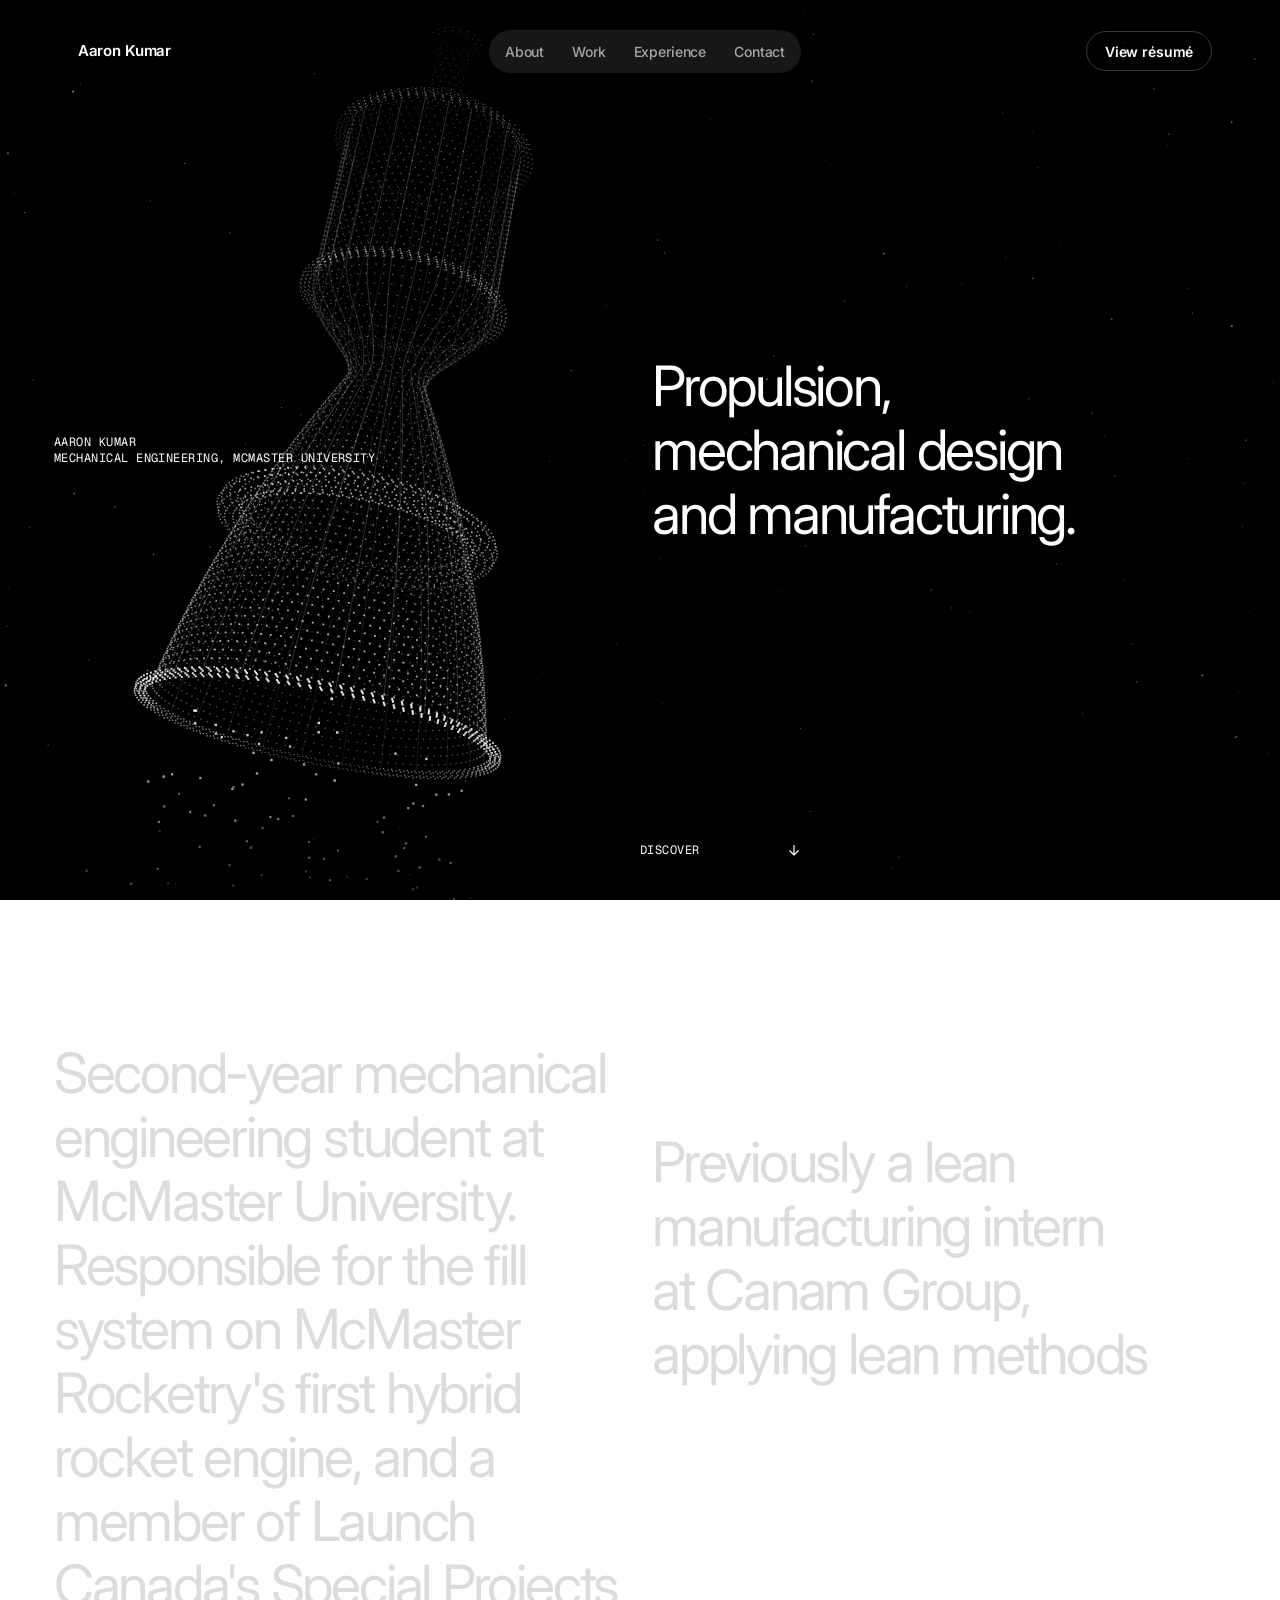
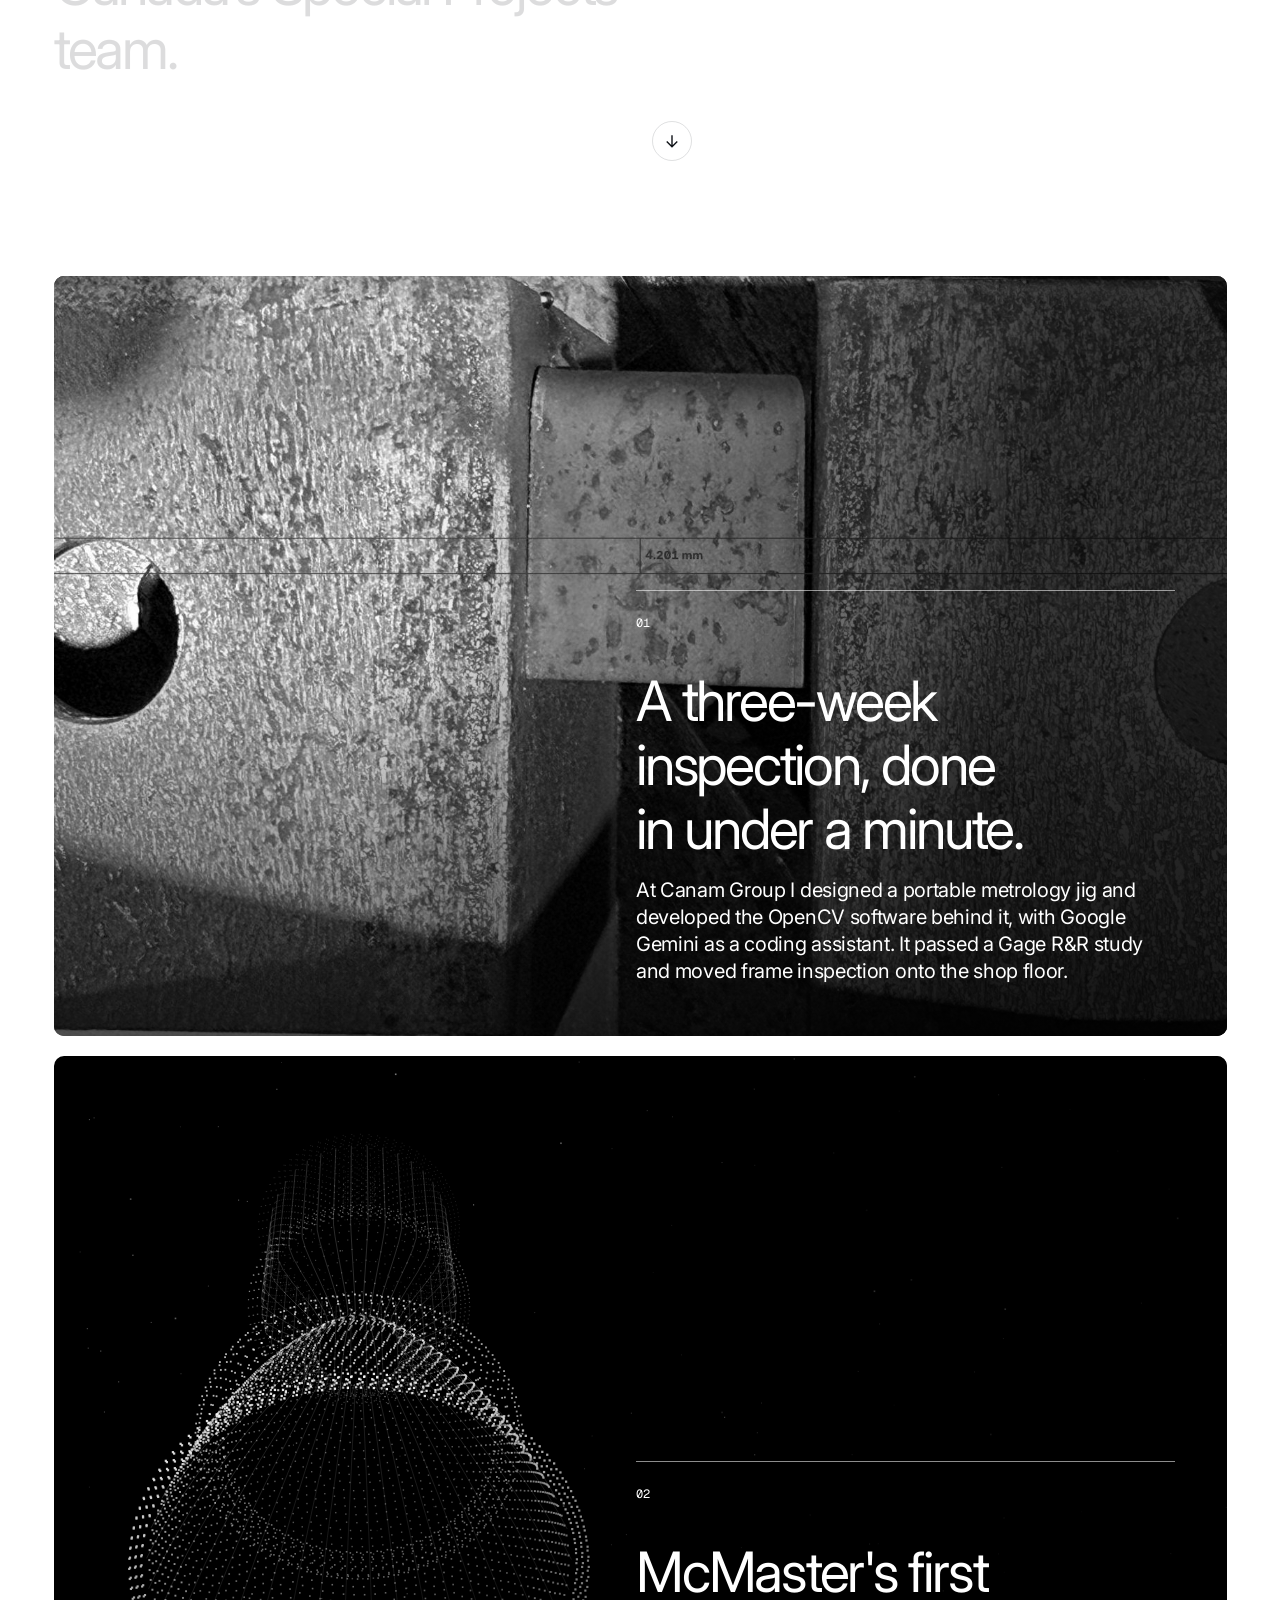
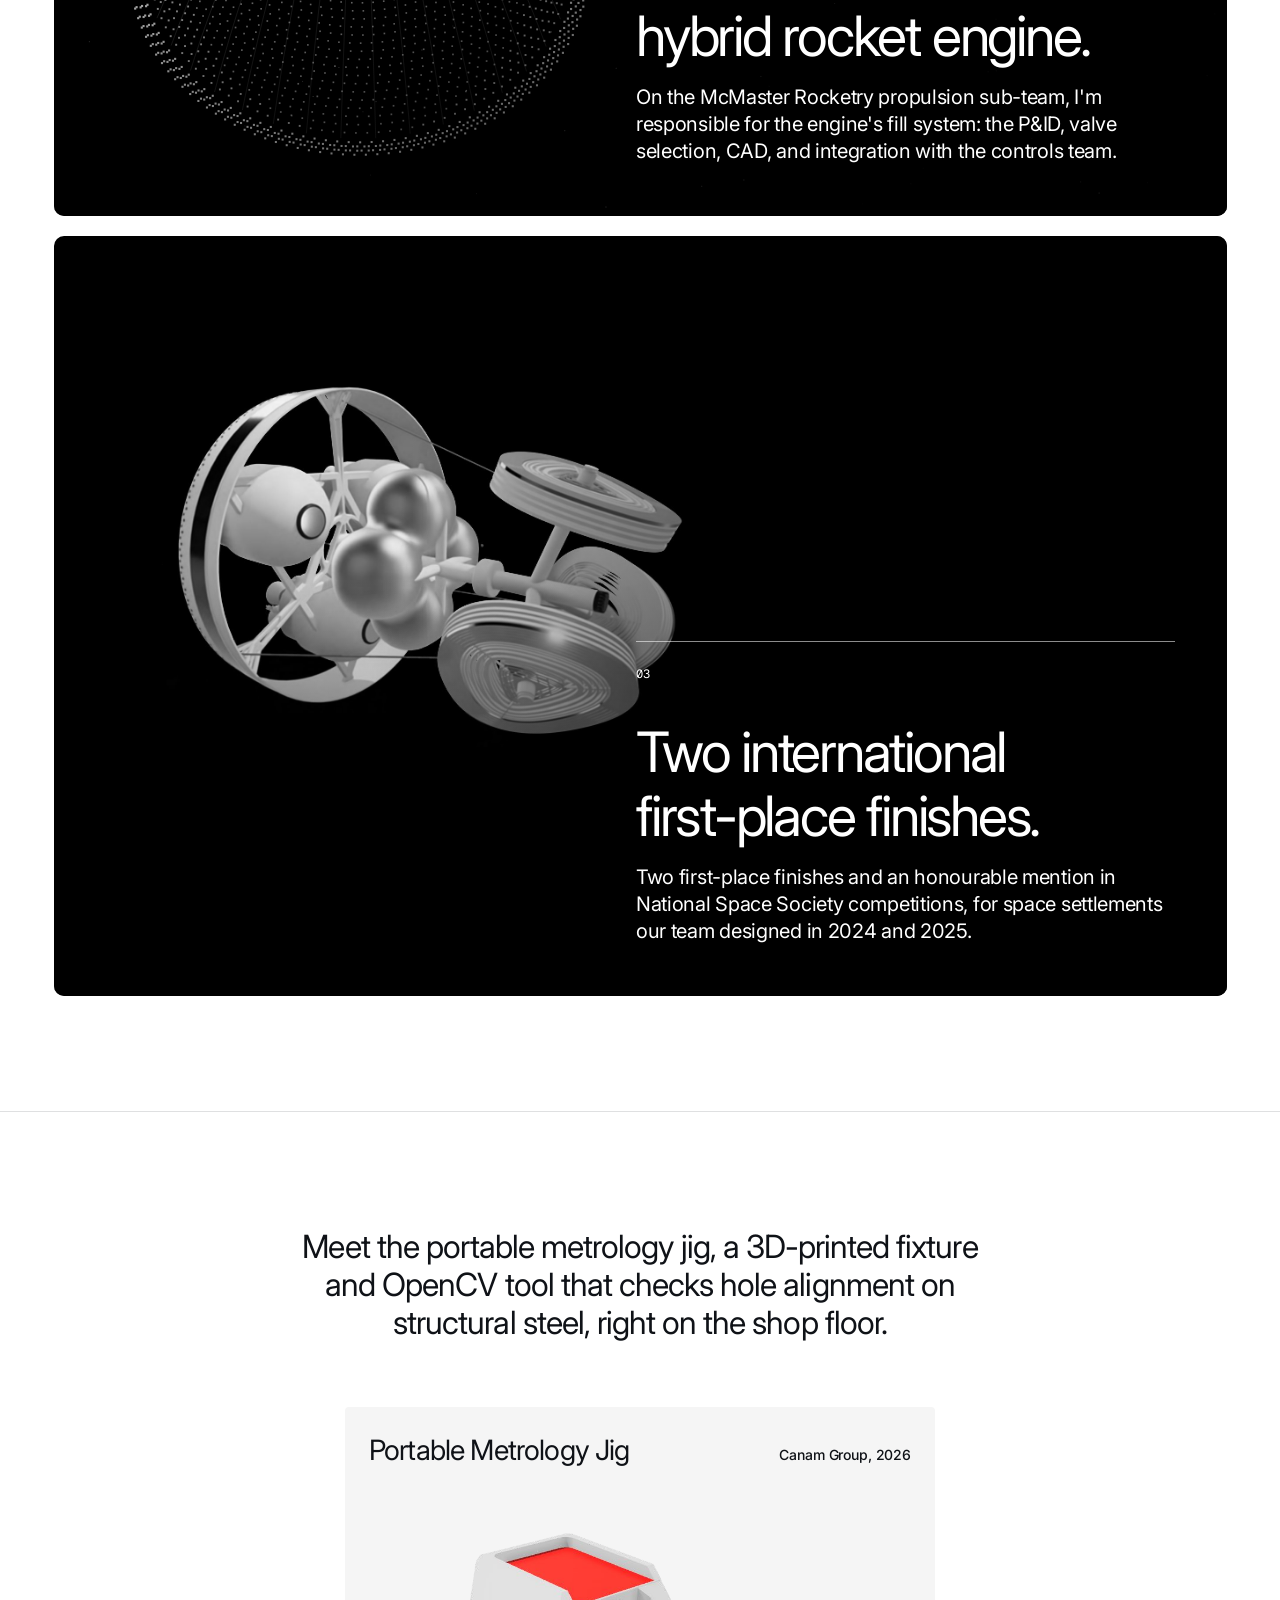
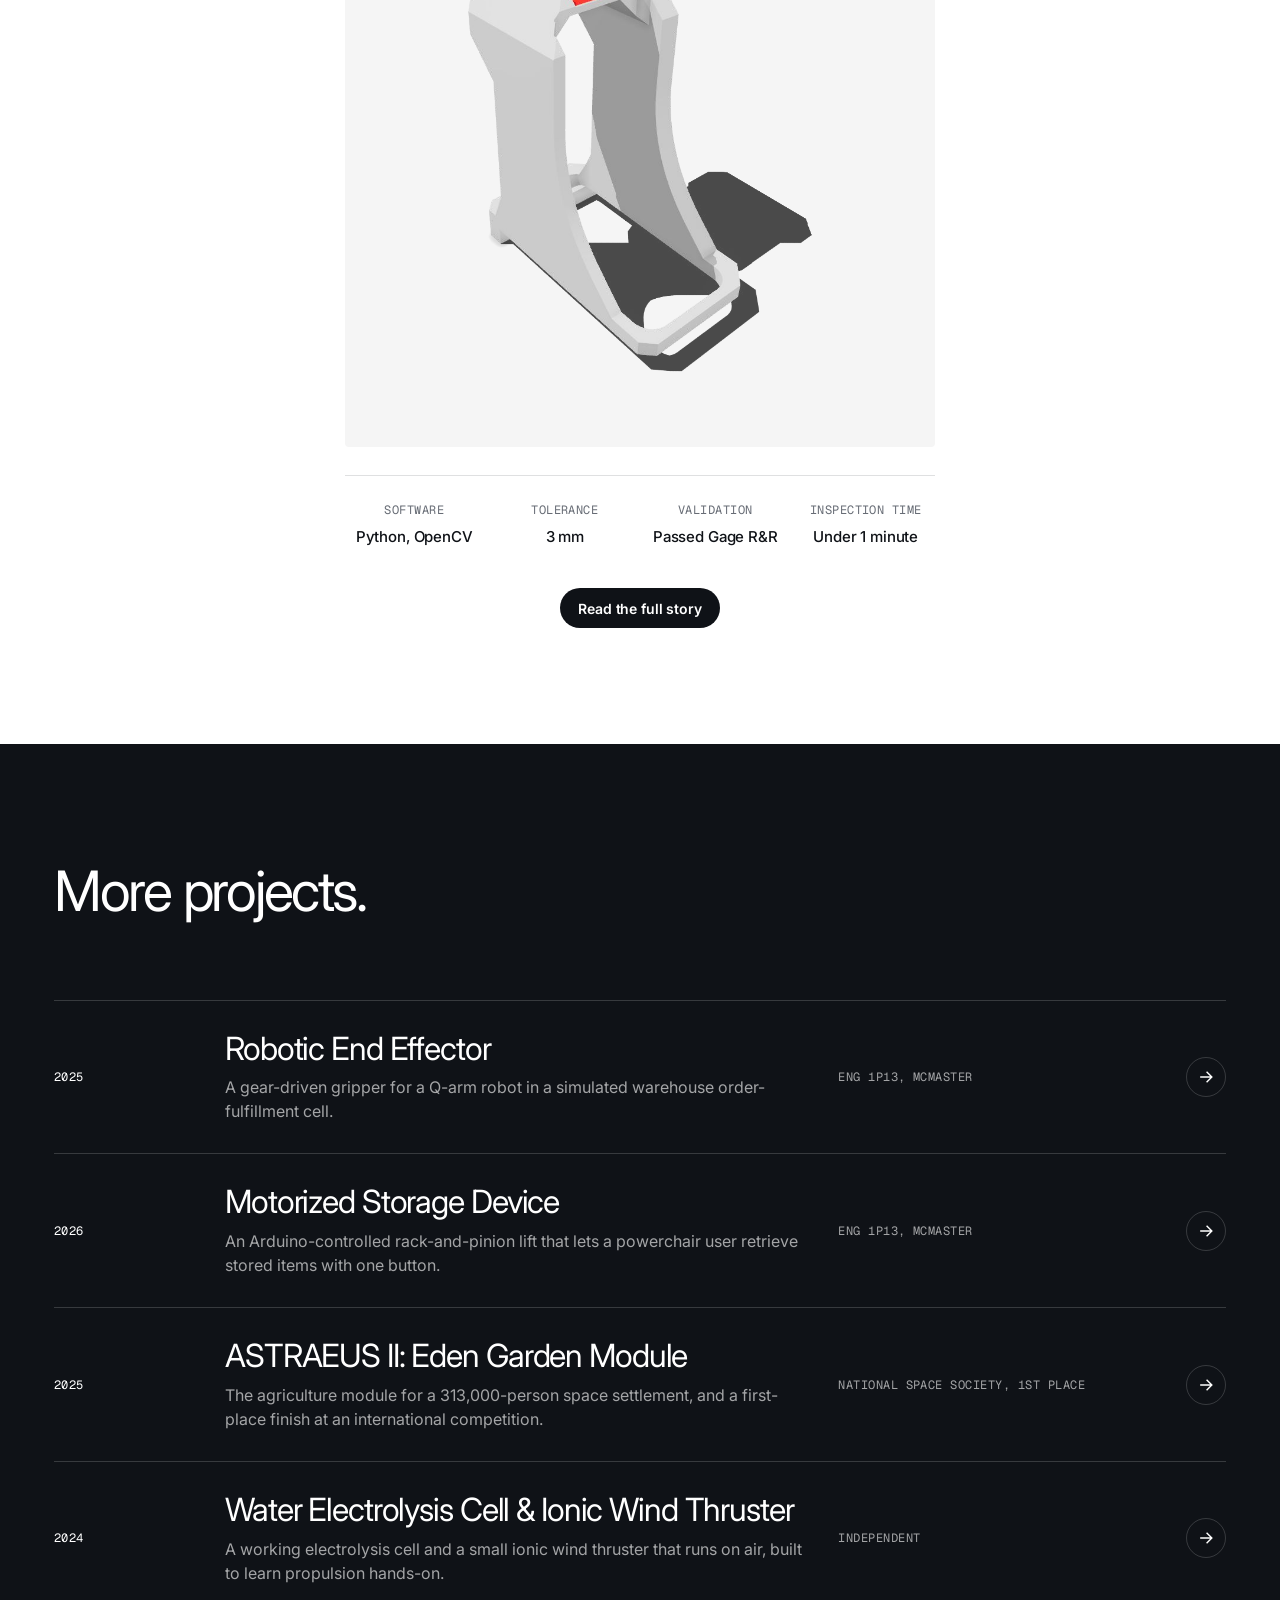
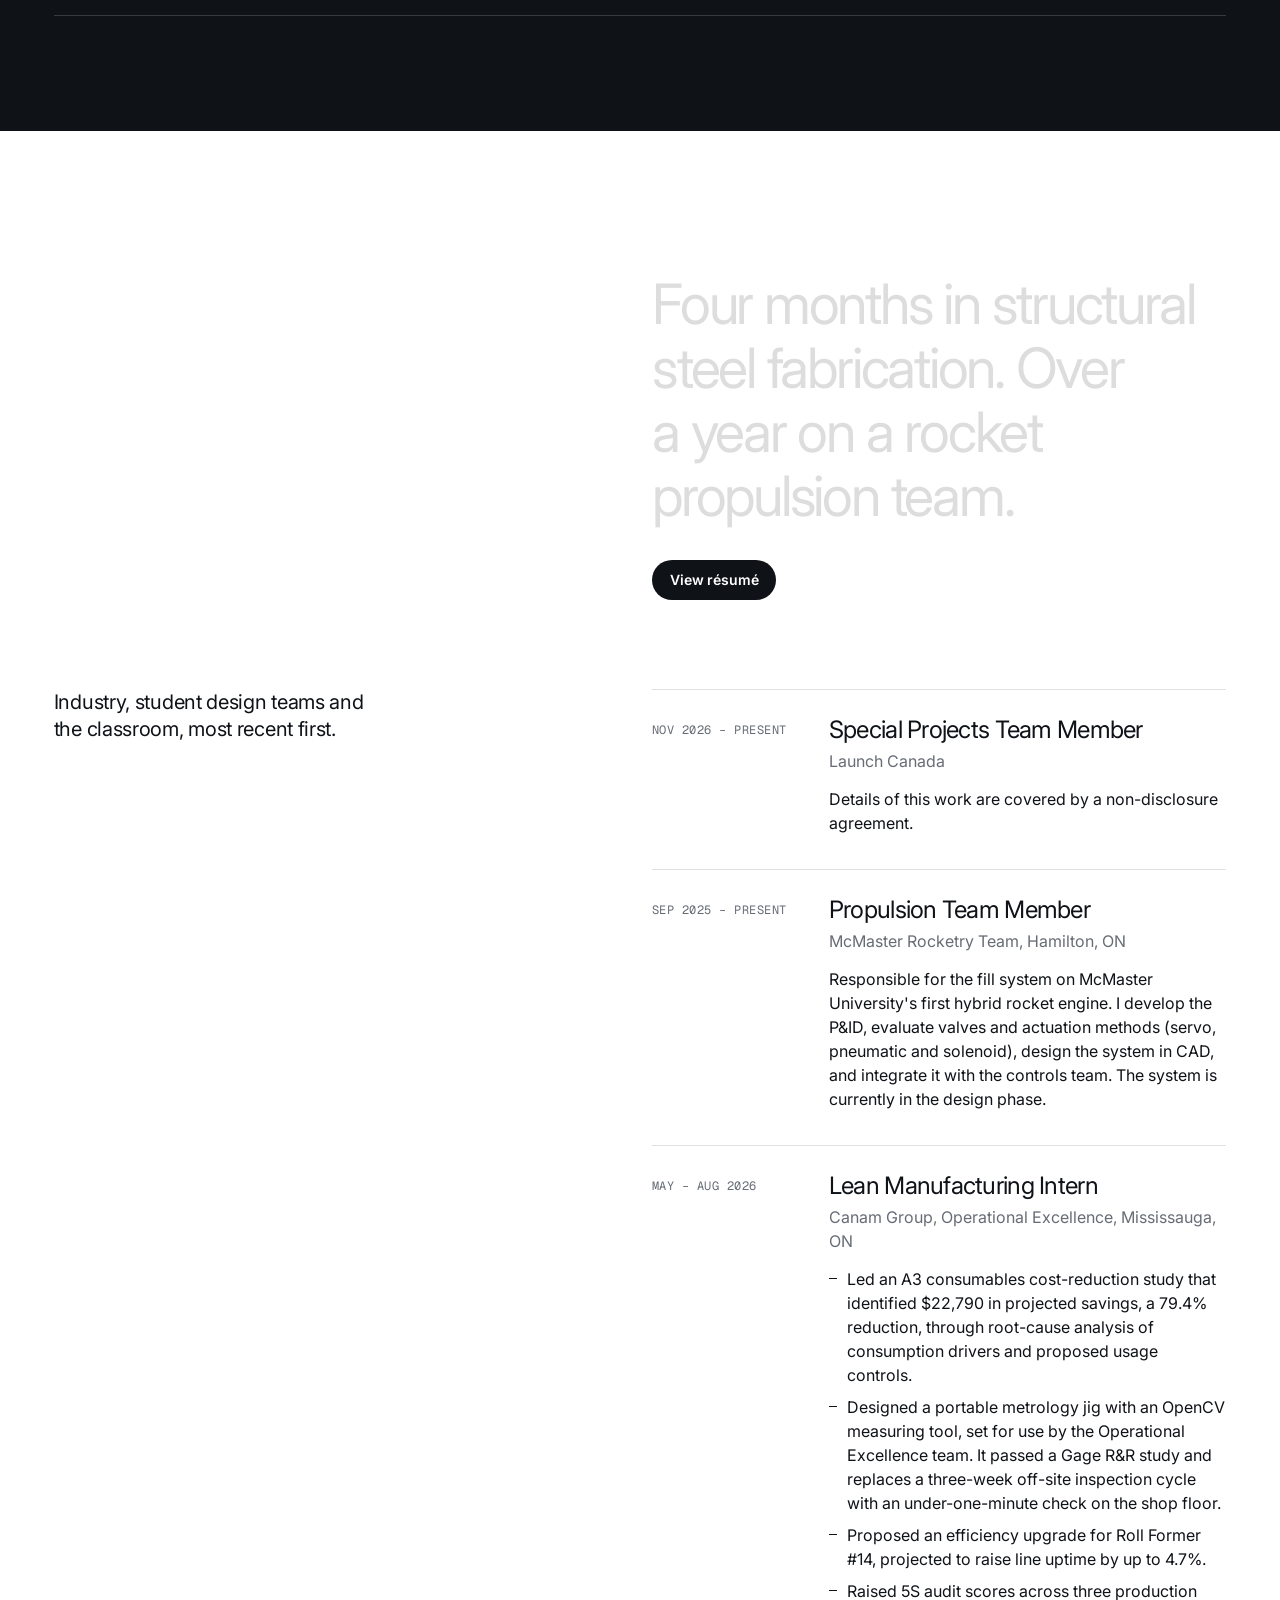
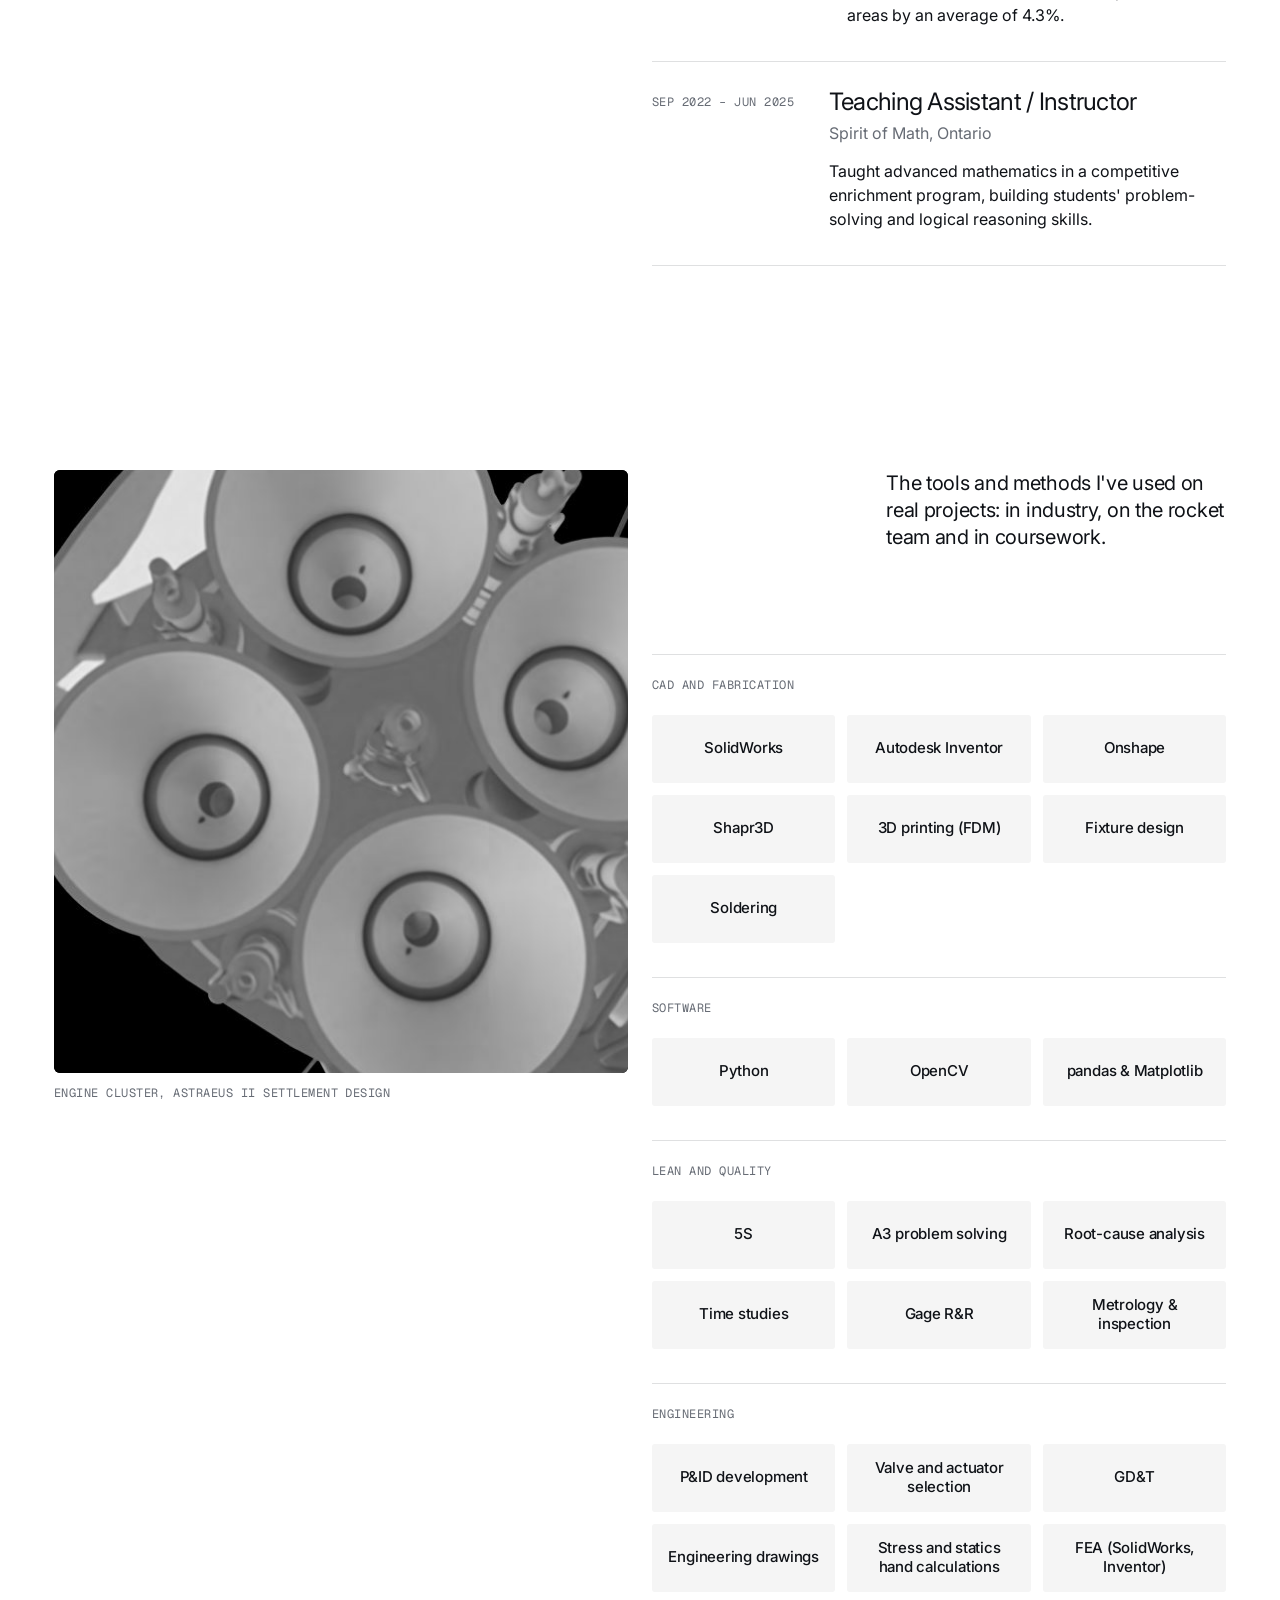
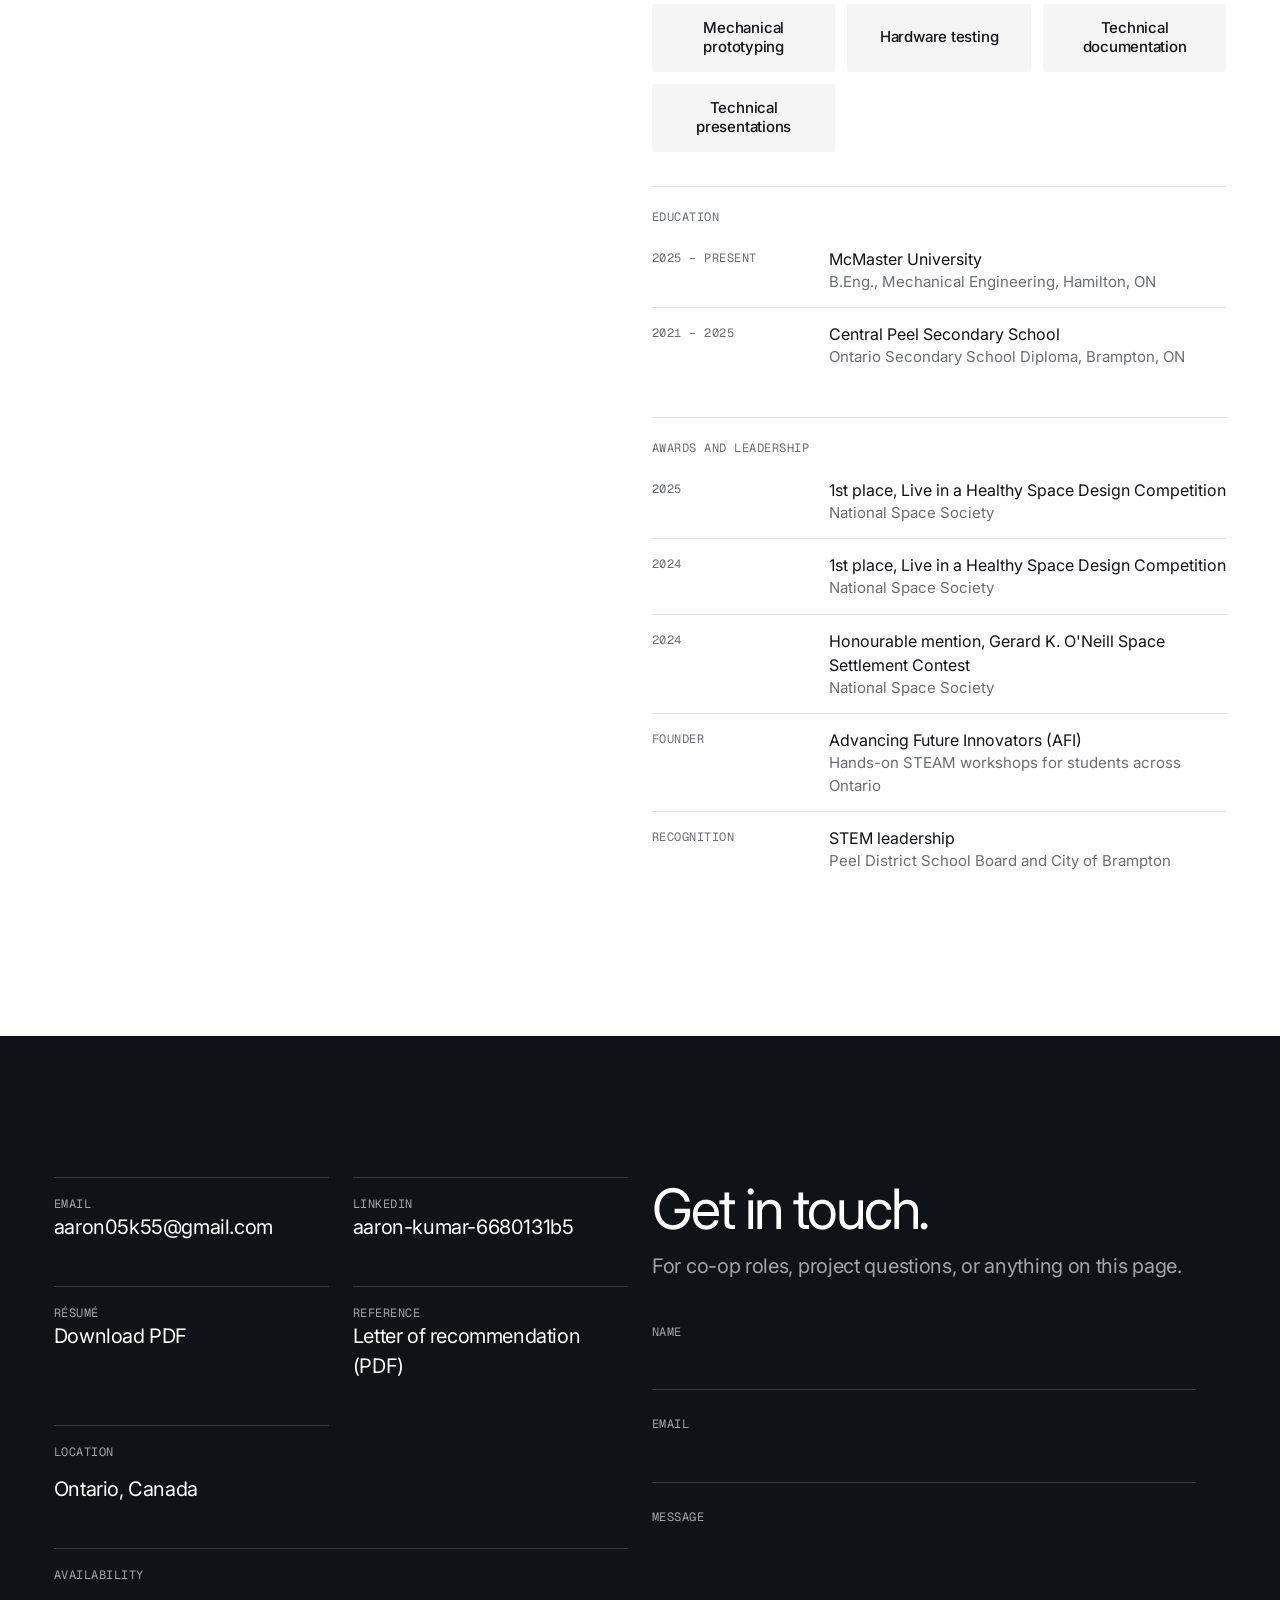
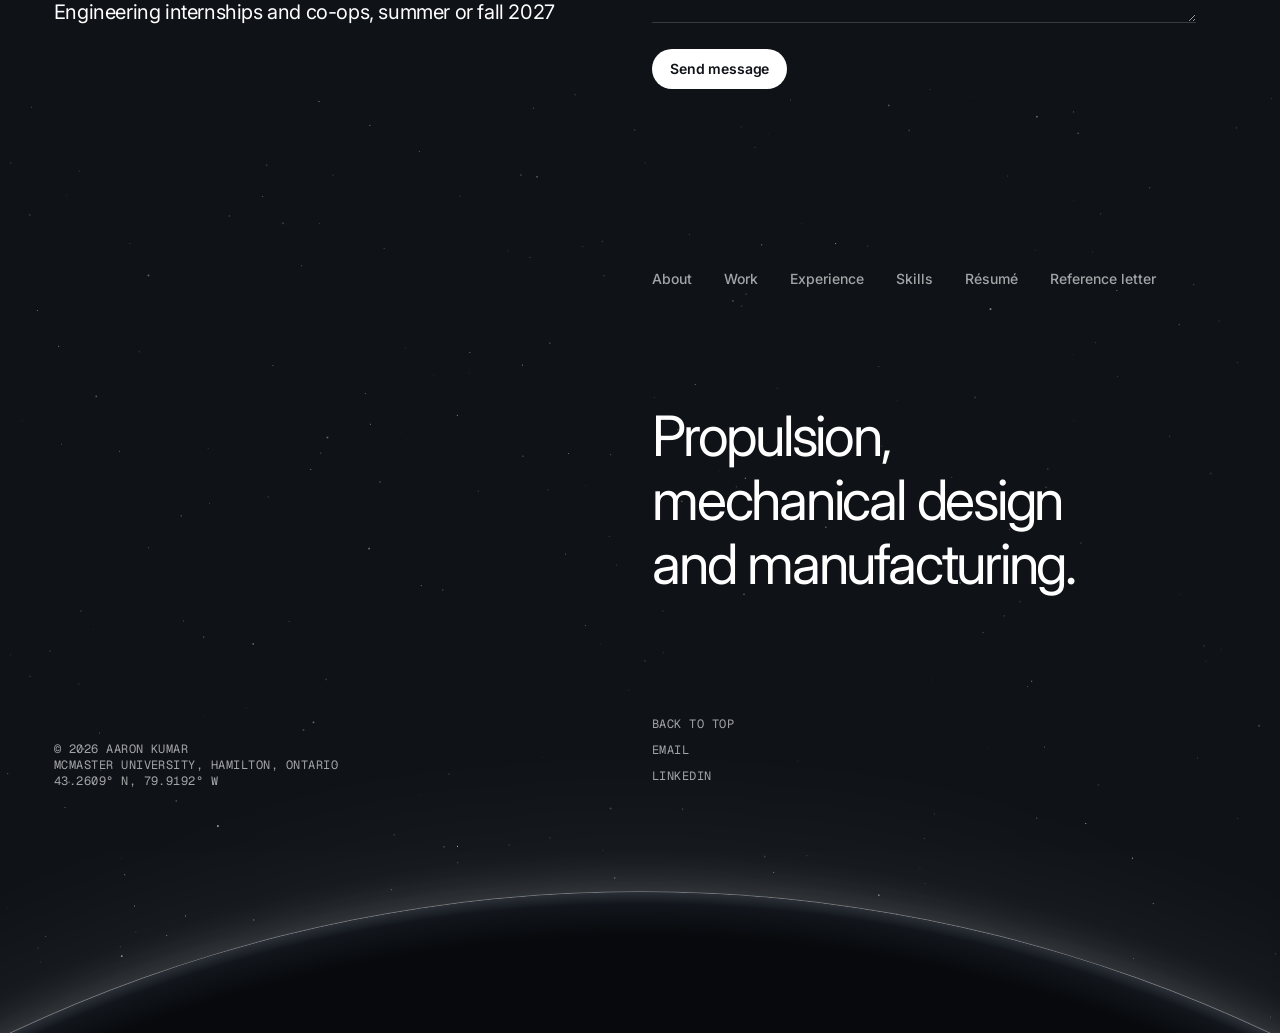
<file: index.html>
<!DOCTYPE html>
<html lang="en">
<head>
<meta charset="UTF-8">
<meta name="viewport" content="width=device-width, initial-scale=1.0">
<title>Aaron Kumar | Mechanical Engineering Portfolio</title>
<meta name="description" content="Aaron Kumar is a mechanical engineering student at McMaster University. Propulsion on the McMaster Rocketry Team, inspection tooling and cost reduction at Canam Group, and two international first-place space design awards.">
<meta property="og:type" content="website">
<meta property="og:url" content="https://aaronk.info/">
<meta property="og:title" content="Aaron Kumar | Mechanical Engineering Portfolio">
<meta property="og:description" content="Propulsion, mechanical design and manufacturing. Rocket propulsion, inspection tooling and space systems design projects.">
<meta property="og:image" content="https://aaronk.info/img/astraeus-settlement-xl.jpg">
<meta name="theme-color" content="#000000">
<link rel="icon" href="data:image/svg+xml,%3Csvg xmlns='http://www.w3.org/2000/svg' viewBox='0 0 64 64'%3E%3Crect width='64' height='64' rx='14' fill='%23000'/%3E%3Ctext x='32' y='42' text-anchor='middle' font-family='Helvetica,Arial,sans-serif' font-weight='600' font-size='26' letter-spacing='-1' fill='%23fff'%3EAK%3C/text%3E%3C/svg%3E">
<link rel="preload" href="assets/fonts/inter-latin-opsz-normal.woff2" as="font" type="font/woff2" crossorigin>
<link rel="stylesheet" href="assets/css/site.css?v=3">
<script>document.documentElement.classList.add('js');setTimeout(function(){document.documentElement.classList.add('is-ready')},2500);</script>
</head>
<body>
<a class="skip" href="#main">Skip to content</a>

<header class="nav" id="nav">
  <a class="nav__logo" href="#top">Aaron Kumar</a>
  <nav class="nav__links" aria-label="Main">
    <a href="#about">About</a>
    <a href="#work">Work</a>
    <a href="#experience">Experience</a>
    <a href="#contact">Contact</a>
  </nav>
  <div class="nav__cta">
    <a class="pill pill--ghost pill--resume" href="resume.pdf" target="_blank" rel="noopener">View résumé</a>
    <button class="pill pill--ghost nav__menu" type="button" aria-expanded="false" aria-controls="menu">Menu</button>
  </div>
</header>
<div class="menu" id="menu">
  <a href="#about">About</a>
  <a href="#work">Work</a>
  <a href="#experience">Experience</a>
  <a href="#contact">Contact</a>
  <a href="resume.pdf" target="_blank" rel="noopener">View résumé</a>
</div>

<main id="main">

<section class="hero" id="top">
  <canvas class="hero__canvas" data-scene="engine" aria-hidden="true"></canvas>
  <div class="wrap hero__grid">
    <p class="label hero__eyebrow"><span>Aaron Kumar</span><span>Mechanical Engineering, McMaster University</span></p>
    <h1 class="display hero__title">Propulsion, mechanical design and manufacturing.</h1>
  </div>
  <a class="label hero__discover" href="#about">Discover <svg viewBox="0 0 12 12" fill="none" stroke="currentColor" stroke-width="1.2" aria-hidden="true"><path d="M6 1v10M1.5 6.5 6 11l4.5-4.5"/></svg></a>
</section>

<section class="statement wrap" id="about">
  <div class="statement__grid">
    <h2 class="display statement__a" data-scrub>Second-year mechanical engineering student at McMaster University. Responsible for the fill system on McMaster Rocketry's first hybrid rocket engine, and a member of Launch Canada's Special Projects team.</h2>
    <p class="display statement__b" data-scrub>Previously a lean manufacturing intern at Canam Group, applying lean methods</p>
    <a class="round statement__next" href="#highlights" aria-label="Continue to highlights"><svg viewBox="0 0 12 12" fill="none" stroke="currentColor" stroke-width="1.2" aria-hidden="true"><path d="M6 1v10M1.5 6.5 6 11l4.5-4.5"/></svg></a>
  </div>
</section>

<section class="stack wrap" id="highlights" aria-label="Highlights">
  <div class="stack__list">
    <article class="card">
      <div class="card__inner">
        <div class="card__media"><img src="img/steel-inspection-bw.jpg" alt="Close-up of two steel parts under the inspection camera, with a measurement line drawn between their holes" width="2000" height="1240"></div>
        <div class="card__shade"></div>
        <div class="card__body">
          <span class="label">01</span>
          <h3 class="display">A three-week inspection, done in under a minute.</h3>
          <p class="lead">At Canam Group I designed a portable metrology jig and developed the OpenCV software behind it, with Google Gemini as a coding assistant. It passed a Gage R&amp;R study and moved frame inspection onto the shop floor.</p>
        </div>
        <div class="card__dim"></div>
      </div>
    </article>
    <article class="card">
      <div class="card__inner">
        <div class="card__media"><canvas data-scene="bore" aria-hidden="true"></canvas></div>
        <div class="card__shade"></div>
        <div class="card__body">
          <span class="label">02</span>
          <h3 class="display">McMaster's first hybrid rocket engine.</h3>
          <p class="lead">On the McMaster Rocketry propulsion sub-team, I'm responsible for the engine's fill system: the P&amp;ID, valve selection, CAD, and integration with the controls team.</p>
        </div>
        <div class="card__dim"></div>
      </div>
    </article>
    <article class="card">
      <div class="card__inner">
        <div class="card__media card__media--settle"><img src="img/astraeus-settlement-xl.jpg" alt="Render of the ASTRAEUS II space settlement" width="1437" height="843" loading="lazy"></div>
        <div class="card__shade"></div>
        <div class="card__body">
          <span class="label">03</span>
          <h3 class="display">Two international first-place finishes.</h3>
          <p class="lead">Two first-place finishes and an honourable mention in National Space Society competitions, for space settlements our team designed in 2024 and 2025.</p>
        </div>
        <div class="card__dim"></div>
      </div>
    </article>
  </div>
</section>

<section class="feature wrap" id="work">
  <h2 class="title feature__head" data-lines>Meet the portable metrology jig, a 3D-printed fixture and OpenCV tool that checks hole alignment on structural steel, right on the shop floor.</h2>
  <div class="feature__tile" data-rise>
    <header><span>Portable Metrology Jig</span><span>Canam Group, 2026</span></header>
    <img src="img/jig-render.png" alt="CAD render of the 3D-printed camera fixture" width="642" height="802">
  </div>
  <dl class="specs" data-rise>
    <div><dt class="label">Software</dt><dd>Python, OpenCV</dd></div>
    <div><dt class="label">Tolerance</dt><dd>3 mm</dd></div>
    <div><dt class="label">Validation</dt><dd>Passed Gage R&amp;R</dd></div>
    <div><dt class="label">Inspection time</dt><dd>Under 1 minute</dd></div>
  </dl>
  <div class="feature__cta" data-rise><button class="pill pill--dark" type="button" data-case="jig">Read the full story</button></div>
</section>

<section class="work on-dark" aria-labelledby="work-h">
  <div class="wrap">
    <h2 class="display" id="work-h" data-lines>More projects.</h2>
    <div class="work__list">
      <button class="row" type="button" data-case="effector">
        <span class="label row__year">2025</span>
        <span><span class="row__title">Robotic End Effector</span><span class="row__sum">A gear-driven gripper for a Q-arm robot in a simulated warehouse order-fulfillment cell.</span></span>
        <span class="label row__ctx">ENG 1P13, McMaster</span>
        <span class="round" aria-hidden="true"><svg viewBox="0 0 12 12" fill="none" stroke="currentColor" stroke-width="1.2"><path d="M1 6h10M6.5 1.5 11 6l-4.5 4.5"/></svg></span>
      </button>
      <button class="row" type="button" data-case="storage">
        <span class="label row__year">2026</span>
        <span><span class="row__title">Motorized Storage Device</span><span class="row__sum">An Arduino-controlled rack-and-pinion lift that lets a powerchair user retrieve stored items with one button.</span></span>
        <span class="label row__ctx">ENG 1P13, McMaster</span>
        <span class="round" aria-hidden="true"><svg viewBox="0 0 12 12" fill="none" stroke="currentColor" stroke-width="1.2"><path d="M1 6h10M6.5 1.5 11 6l-4.5 4.5"/></svg></span>
      </button>
      <button class="row" type="button" data-case="astraeus">
        <span class="label row__year">2025</span>
        <span><span class="row__title">ASTRAEUS II: Eden Garden Module</span><span class="row__sum">The agriculture module for a 313,000-person space settlement, and a first-place finish at an international competition.</span></span>
        <span class="label row__ctx">National Space Society, 1st place</span>
        <span class="round" aria-hidden="true"><svg viewBox="0 0 12 12" fill="none" stroke="currentColor" stroke-width="1.2"><path d="M1 6h10M6.5 1.5 11 6l-4.5 4.5"/></svg></span>
      </button>
      <button class="row" type="button" data-case="hho">
        <span class="label row__year">2024</span>
        <span><span class="row__title">Water Electrolysis Cell &amp; Ionic Wind Thruster</span><span class="row__sum">A working electrolysis cell and a small ionic wind thruster that runs on air, built to learn propulsion hands-on.</span></span>
        <span class="label row__ctx">Independent</span>
        <span class="round" aria-hidden="true"><svg viewBox="0 0 12 12" fill="none" stroke="currentColor" stroke-width="1.2"><path d="M1 6h10M6.5 1.5 11 6l-4.5 4.5"/></svg></span>
      </button>
    </div>
  </div>
</section>

<section class="banner wrap" id="experience">
  <div class="banner__grid">
    <div class="banner__body">
      <h2 class="display" data-scrub>Four months in structural steel fabrication. Over a year on a rocket propulsion team.</h2>
      <a class="pill pill--dark" href="resume.pdf" target="_blank" rel="noopener">View résumé</a>
    </div>
  </div>
</section>

<section class="xp wrap" aria-label="Experience">
  <div class="xp__grid">
    <p class="lead xp__note">Industry, student design teams and the classroom, most recent first.</p>
    <div class="xp__list">
      <article class="xp__item" data-rise>
        <p class="label xp__date">Nov 2026 – Present</p>
        <div>
          <h3 class="xp__role">Special Projects Team Member</h3>
          <p class="xp__org">Launch Canada</p>
          <p class="xp__text">Details of this work are covered by a non-disclosure agreement.</p>
        </div>
      </article>
      <article class="xp__item" data-rise>
        <p class="label xp__date">Sep 2025 – Present</p>
        <div>
          <h3 class="xp__role">Propulsion Team Member</h3>
          <p class="xp__org">McMaster Rocketry Team, Hamilton, ON</p>
          <p class="xp__text">Responsible for the fill system on McMaster University's first hybrid rocket engine. I develop the P&amp;ID, evaluate valves and actuation methods (servo, pneumatic and solenoid), design the system in CAD, and integrate it with the controls team. The system is currently in the design phase.</p>
        </div>
      </article>
      <article class="xp__item" data-rise>
        <p class="label xp__date">May – Aug 2026</p>
        <div>
          <h3 class="xp__role">Lean Manufacturing Intern</h3>
          <p class="xp__org">Canam Group, Operational Excellence, Mississauga, ON</p>
          <ul class="xp__text">
            <li>Led an A3 consumables cost-reduction study that identified $22,790 in projected savings, a 79.4% reduction, through root-cause analysis of consumption drivers and proposed usage controls.</li>
            <li>Designed a portable metrology jig with an OpenCV measuring tool, set for use by the Operational Excellence team. It passed a Gage R&amp;R study and replaces a three-week off-site inspection cycle with an under-one-minute check on the shop floor.</li>
            <li>Proposed an efficiency upgrade for Roll Former #14, projected to raise line uptime by up to 4.7%.</li>
            <li>Raised 5S audit scores across three production areas by an average of 4.3%.</li>
          </ul>
        </div>
      </article>
      <article class="xp__item" data-rise>
        <p class="label xp__date">Sep 2022 – Jun 2025</p>
        <div>
          <h3 class="xp__role">Teaching Assistant / Instructor</h3>
          <p class="xp__org">Spirit of Math, Ontario</p>
          <p class="xp__text">Taught advanced mathematics in a competitive enrichment program, building students' problem-solving and logical reasoning skills.</p>
        </div>
      </article>
    </div>
  </div>
</section>

<section class="tools wrap" id="skills" aria-label="Skills and education">
  <div class="tools__grid">
    <figure class="tools__figure" data-rise>
      <div class="tools__img"><img src="img/astraeus-engines-xl.jpg" alt="Render of the engine cluster on the ASTRAEUS II settlement" width="1239" height="729" loading="lazy"></div>
      <figcaption class="label">Engine cluster, ASTRAEUS II settlement design</figcaption>
    </figure>
    <div>
      <p class="lead tools__intro">The tools and methods I've used on real projects: in industry, on the rocket team and in coursework.</p>
      <div class="tools__group">
        <h3 class="label">CAD and fabrication</h3>
        <ul class="tiles" data-tiles><li>SolidWorks</li><li>Autodesk Inventor</li><li>Onshape</li><li>Shapr3D</li><li>3D printing (FDM)</li><li>Fixture design</li><li>Soldering</li></ul>
      </div>
      <div class="tools__group">
        <h3 class="label">Software</h3>
        <ul class="tiles" data-tiles><li>Python</li><li>OpenCV</li><li>pandas &amp; Matplotlib</li></ul>
      </div>
      <div class="tools__group">
        <h3 class="label">Lean and quality</h3>
        <ul class="tiles" data-tiles><li>5S</li><li>A3 problem solving</li><li>Root-cause analysis</li><li>Time studies</li><li>Gage R&amp;R</li><li>Metrology &amp; inspection</li></ul>
      </div>
      <div class="tools__group">
        <h3 class="label">Engineering</h3>
        <ul class="tiles" data-tiles><li>P&amp;ID development</li><li>Valve and actuator selection</li><li>GD&amp;T</li><li>Engineering drawings</li><li>Stress and statics hand calculations</li><li>FEA (SolidWorks, Inventor)</li><li>Mechanical prototyping</li><li>Hardware testing</li><li>Technical documentation</li><li>Technical presentations</li></ul>
      </div>
      <div class="tools__group">
        <h3 class="label">Education</h3>
        <dl class="facts">
          <div><dt class="label">2025 – Present</dt><dd>McMaster University<span>B.Eng., Mechanical Engineering, Hamilton, ON</span></dd></div>
          <div><dt class="label">2021 – 2025</dt><dd>Central Peel Secondary School<span>Ontario Secondary School Diploma, Brampton, ON</span></dd></div>
        </dl>
      </div>
      <div class="tools__group">
        <h3 class="label">Awards and leadership</h3>
        <dl class="facts">
          <div><dt class="label">2025</dt><dd>1st place, Live in a Healthy Space Design Competition<span>National Space Society</span></dd></div>
          <div><dt class="label">2024</dt><dd>1st place, Live in a Healthy Space Design Competition<span>National Space Society</span></dd></div>
          <div><dt class="label">2024</dt><dd>Honourable mention, Gerard K. O'Neill Space Settlement Contest<span>National Space Society</span></dd></div>
          <div><dt class="label">Founder</dt><dd>Advancing Future Innovators (AFI)<span>Hands-on STEAM workshops for students across Ontario</span></dd></div>
          <div><dt class="label">Recognition</dt><dd>STEM leadership<span>Peel District School Board and City of Brampton</span></dd></div>
        </dl>
      </div>
    </div>
  </div>
</section>

<section class="contact on-dark" id="contact">
  <div class="wrap contact__grid">
    <div class="contact__info">
      <a href="mailto:aaron05k55@gmail.com"><span class="label">Email</span><span class="val">aaron05k55@gmail.com</span></a>
      <a href="https://www.linkedin.com/in/aaron-kumar-6680131b5" target="_blank" rel="noopener"><span class="label">LinkedIn</span><span class="val">aaron-kumar-6680131b5</span></a>
      <a href="resume.pdf" target="_blank" rel="noopener"><span class="label">Résumé</span><span class="val">Download PDF</span></a>
      <a href="peel-reference.pdf" target="_blank" rel="noopener"><span class="label">Reference</span><span class="val">Letter of recommendation (PDF)</span></a>
      <div><span class="label">Location</span><span class="val">Ontario, Canada</span></div>
      <div class="contact__wide"><span class="label">Availability</span><span class="val">Engineering internships and co-ops, summer or fall 2027</span></div>
    </div>
    <div class="contact__main">
      <h2 class="display" data-lines>Get in touch.</h2>
      <p class="lead dim">For co-op roles, project questions, or anything on this page.</p>
      <div id="form-container">
        <form class="form" id="contact-form" action="https://formspree.io/f/xqewdpgg" method="POST">
          <label class="field"><span class="label">Name</span><input type="text" name="name" autocomplete="name" required></label>
          <label class="field"><span class="label">Email</span><input type="email" name="email" autocomplete="email" required><span class="form__error" id="email-error" hidden></span></label>
          <label class="field"><span class="label">Message</span><textarea name="message" required></textarea><span class="form__error" id="message-error" hidden></span></label>
          <span class="form__error" id="form-error" hidden></span>
          <button class="pill pill--light" type="submit" id="submit-btn">Send message</button>
        </form>
      </div>
    </div>
  </div>

  <footer class="footer">
    <canvas class="footer__canvas" data-scene="stars" aria-hidden="true"></canvas>
    <div class="horizon" aria-hidden="true"></div>
    <div class="wrap footer__inner">
      <nav class="footer__nav" aria-label="Footer">
        <a href="#about">About</a>
        <a href="#work">Work</a>
        <a href="#experience">Experience</a>
        <a href="#skills">Skills</a>
        <a href="resume.pdf" target="_blank" rel="noopener">Résumé</a>
        <a href="peel-reference.pdf" target="_blank" rel="noopener">Reference letter</a>
      </nav>
      <p class="display footer__tag">Propulsion, mechanical design and manufacturing.</p>
      <div class="footer__meta label">
        <p>© 2026 Aaron Kumar<br>McMaster University, Hamilton, Ontario<br>43.2609° N, 79.9192° W</p>
        <p><a href="#top">Back to top</a><a href="mailto:aaron05k55@gmail.com">Email</a><a href="https://www.linkedin.com/in/aaron-kumar-6680131b5" target="_blank" rel="noopener">LinkedIn</a></p>
      </div>
    </div>
  </footer>
</section>

</main>

<dialog class="panel" id="panel" aria-label="Project details">
  <div class="panel__scroll">
    <div class="panel__bar">
      <span class="label">Project</span>
      <button class="round" type="button" data-close aria-label="Close project"><svg viewBox="0 0 12 12" fill="none" stroke="currentColor" stroke-width="1.2" aria-hidden="true"><path d="M1.5 1.5l9 9M10.5 1.5l-9 9"/></svg></button>
    </div>

    <article class="case" id="case-jig" hidden>
      <h2 class="display">Portable Metrology Jig</h2>
      <p class="case__meta label">Canam Group internship, 2026 · Passed Gage R&amp;R, handed off to the Operational Excellence team</p>
      <dl class="case__body">
        <div><dt class="label">Problem</dt><dd>Checking whether the holes on a structural part lined up meant scanning the part and transporting it for inspection, a cycle of about three weeks.</dd></div>
        <div><dt class="label">Fixture</dt><dd>A 3D-printed fixture holds the camera in a fixed position over the part, so a single calibration converts pixels to millimetres for every photo taken on the shop floor.</dd></div>
        <div><dt class="label">Software</dt><dd>A Python tool with an OpenCV and Matplotlib interface. It zooms to each hole, the inspector clicks near the top edge, and OpenCV snaps to the true peak using local Otsu thresholding, blurring and morphological cleanup to ignore shadows. The vertical offset between the two holes is converted to millimetres against a calibration block and judged against a 3 mm tolerance. I developed the code with Google Gemini as a coding assistant.</dd></div>
        <div><dt class="label">Traceability</dt><dd>Every sample is saved as an annotated image with close-up crops, filed by result, and logged to a CSV with a timestamp. A manual override exists, but it asks for confirmation, and every reading taken with it is flagged in the log.</dd></div>
        <div><dt class="label">Result</dt><dd>The system passed a Gage R&amp;R study, and an inspection now takes under one minute in place instead of three weeks. I owned the project end to end: concept CAD, the printed fixture, the Gemini-assisted code and on-site validation.</dd></div>
      </dl>
      <div class="case__gallery">
        <figure class="wide"><img src="img/jig-cv-output.jpg" alt="Annotated measurement image with red reference lines across two holes" width="1400" height="1050" loading="lazy"><figcaption>Saved output: reference lines through both holes and the measured offset, here a 4.201 mm reading over the 3 mm tolerance.</figcaption></figure>
        <figure><img src="img/jig-cv-snap.jpg" alt="Close-up of a hole edge with a green marker on the detected peak" width="300" height="300" loading="lazy"><figcaption>OpenCV snapping the measurement point (green) to the top edge of the hole.</figcaption></figure>
        <figure><img src="img/jig-results-log.jpg" alt="Table of sample measurements with pass and fail rows" width="541" height="551" loading="lazy"><figcaption>Batch results log: offset in mm, pass or fail, and whether computer vision was on.</figcaption></figure>
      </div>
    </article>

    <article class="case" id="case-effector" hidden>
      <h2 class="display">Robotic End Effector</h2>
      <p class="case__meta label">ENG 1P13, McMaster University, 2025</p>
      <dl class="case__body">
        <div><dt class="label">Brief</dt><dd>Design a gripper for a Q-arm robotic system that picks and places items in a simulated warehouse order-fulfillment cell.</dd></div>
        <div><dt class="label">My role</dt><dd>Subject Matter Expert for the team. I designed the initial concept, led all CAD iterations in Autodesk Inventor, produced the exploded drawings, and wrote the Python customer_summary() function for the order logic.</dd></div>
        <div><dt class="label">Iteration</dt><dd>For the final version I redesigned the gripper with longer leverage and shorter arms to increase grip force.</dd></div>
        <div><dt class="label">Build</dt><dd>A gear-driven mechanism, 3D-printed for rapid iteration.</dd></div>
      </dl>
      <div class="case__links"><a class="pill pill--dark" href="https://loving-orchestra-a90.notion.site/P1-End-Effector-2dd60f3d73ef81b49e65c26e7eda62b2" target="_blank" rel="noopener">Read the full report</a></div>
    </article>

    <article class="case" id="case-storage" hidden>
      <h2 class="display">Motorized Storage Device</h2>
      <p class="case__meta label">ENG 1P13, McMaster University, 2026</p>
      <dl class="case__body">
        <div><dt class="label">Client</dt><dd>A powerchair user with rheumatoid arthritis who needed to reach stored items without lifting or gripping.</dd></div>
        <div><dt class="label">Design</dt><dd>A rack-and-pinion lift driven by gearbox-amplified DC motors and powered by parallel 9V batteries, with a single-button interface so the user can retrieve items without help.</dd></div>
        <div><dt class="label">My role</dt><dd>I led every CAD iteration in Autodesk Inventor and built about 80% of the electronics and wiring for the Arduino-controlled system.</dd></div>
        <div><dt class="label">Process</dt><dd>Parts were printed on a BambuLab P1S for same-day rapid prototyping.</dd></div>
      </dl>
      <div class="case__links"><a class="pill pill--dark" href="https://loving-orchestra-a90.notion.site/P3-Motorized-Storage-Device-2dd60f3d73ef811fb88ddfb97546571e?pvs=74" target="_blank" rel="noopener">Read the full report</a></div>
    </article>

    <article class="case" id="case-astraeus" hidden>
      <h2 class="display">ASTRAEUS II: Eden Garden Module</h2>
      <p class="case__meta label">NSS Live in a Healthy Space Design Competition, 2025 · 1st place</p>
      <dl class="case__body">
        <div><dt class="label">Brief</dt><dd>ASTRAEUS II is a self-sustaining settlement for about 313,000 people on a journey to the exoplanet Trappist-1e. Eden Garden is its agriculture module, designed by our 12-person team.</dd></div>
        <div><dt class="label">Module design</dt><dd>A bioreactor core turns organic waste into nutrients, ringed by aeroponic, hydroponic and soil-based growing zones on one closed-loop water network. Modules stack 16 high into 24 m × 54.4 m sectors of 1.66 acres each; 262 of them give the settlement 435 acres of farmland.</dd></div>
        <div><dt class="label">Bladeless tilling</dt><dd>We made a magnetorheological fluid by synthesizing iron nanoparticles from green tea extract and ferric chloride, then suspending them in oil. Under a magnet it stiffens into spikes, so flexible containers can till soil with no blades or heavy machinery.</dd></div>
        <div><dt class="label">Other systems</dt><dd>An autonomous pollination vehicle with LIDAR, cameras and an onboard AI processor, plus LED schedules tuned by growth stage: blue light for vegetative growth, red for flowering and fruiting, 14 hours a day.</dd></div>
        <div><dt class="label">My role</dt><dd>I led structural design and systems integration of the module.</dd></div>
      </dl>
      <div class="case__gallery">
        <figure class="wide"><img src="img/astraeus-settlement-xl.jpg" alt="Render of the ASTRAEUS II settlement" width="1437" height="843" loading="lazy"><figcaption>The full ASTRAEUS II settlement.</figcaption></figure>
        <figure><img src="img/astraeus-eden-module.jpg" alt="3D render of the Eden Garden agriculture module" width="438" height="328" loading="lazy"><figcaption>Eden Garden agriculture module.</figcaption></figure>
        <figure><img src="img/astraeus-eden-cutaway.jpg" alt="Labelled cutaway of the module's growing zones" width="390" height="292" loading="lazy"><figcaption>Cutaway of the soil-based, hydroponic and aeroponic zones.</figcaption></figure>
        <figure><img src="img/astraeus-mr-fluid.jpg" alt="Iron-nanoparticle fluid forming spikes above a magnet" width="241" height="321" loading="lazy"><figcaption>Our magnetorheological fluid spiking under a magnet.</figcaption></figure>
        <figure><img src="img/astraeus-habitat-xl.jpg" alt="Render of the settlement's habitat modules" width="1371" height="804" loading="lazy"><figcaption>Habitat and agriculture modules on the settlement.</figcaption></figure>
      </div>
      <div class="case__links"><a class="pill pill--dark" href="mainsub.pdf" target="_blank" rel="noopener">Main submission (PDF)</a><a class="pill pill--dark" href="eden.pdf" target="_blank" rel="noopener">Eden Garden submission (PDF)</a></div>
    </article>

    <article class="case" id="case-hho" hidden>
      <h2 class="display">Water Electrolysis Cell &amp; Ionic Wind Thruster</h2>
      <p class="case__meta label">Independent, 2024</p>
      <dl class="case__body">
        <div><dt class="label">Water electrolysis cell</dt><dd>An electrolysis cell that splits water into hydrogen and oxygen, using an alkaline electrolyte (KOH or NaOH) to raise conductivity. I explored what drives its efficiency: electrolyte concentration, electrode surface area, operating temperature, and pulsed versus steady DC.</dd></div>
        <div><dt class="label">Ionic wind thruster</dt><dd>A small-scale thruster that uses air as propellant: a copper-tube ionization chamber with a steel-brush cathode. A high-voltage DC supply ionizes the air, and the electric field accelerates the ions to produce thrust, visible as a blue glow.</dd></div>
        <div><dt class="label">Where it led</dt><dd>Both builds fed into the propulsion and fuelling sections of the award-winning ASTRAEUS II settlement design.</dd></div>
      </dl>
      <div class="case__gallery">
        <figure class="wide"><img src="img/ion-thruster-firing.jpg" alt="Ion thruster glowing blue while running" width="494" height="270" loading="lazy"><figcaption>Ionic wind thruster running at over 30,000 volts.</figcaption></figure>
        <figure><img src="img/ion-thruster.jpg" alt="Copper ion thruster assembly with steel brush cathode" width="356" height="267" loading="lazy"><figcaption>Thruster assembly: copper ionization chamber and steel-brush cathode.</figcaption></figure>
        <figure><img src="img/hho-electrolysis.jpg" alt="Gas bubbles forming on electrodes in the HHO generator" width="319" height="346" loading="lazy"><figcaption>Hydrogen and oxygen forming at the electrodes.</figcaption></figure>
      </div>
      <div class="case__links"><a class="pill pill--dark" href="mainsub.pdf" target="_blank" rel="noopener">Read more in the ASTRAEUS II report (PDF)</a></div>
    </article>
  </div>
</dialog>

<script src="assets/js/gsap.min.js"></script>
<script src="assets/js/ScrollTrigger.min.js"></script>
<script src="assets/js/SplitText.min.js"></script>
<script src="assets/js/site.js?v=3"></script>
</body>
</html>
</file>
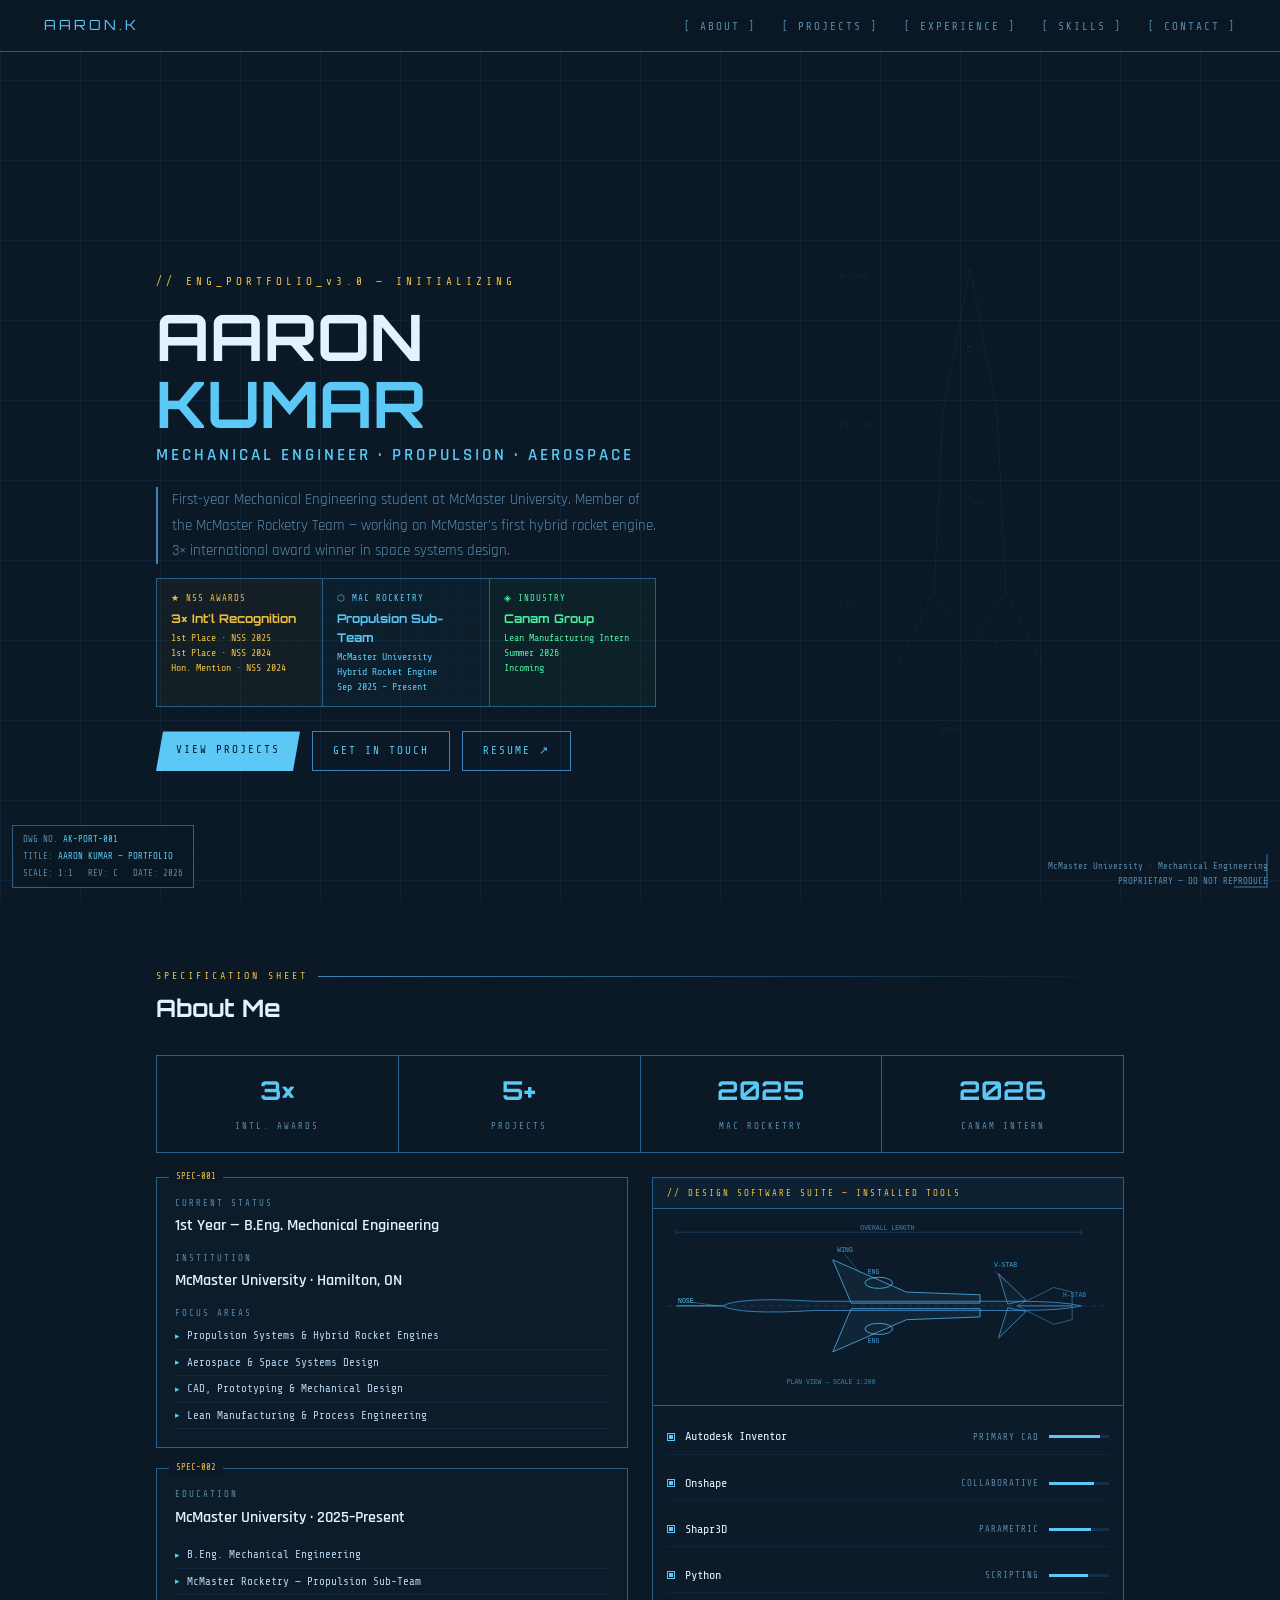
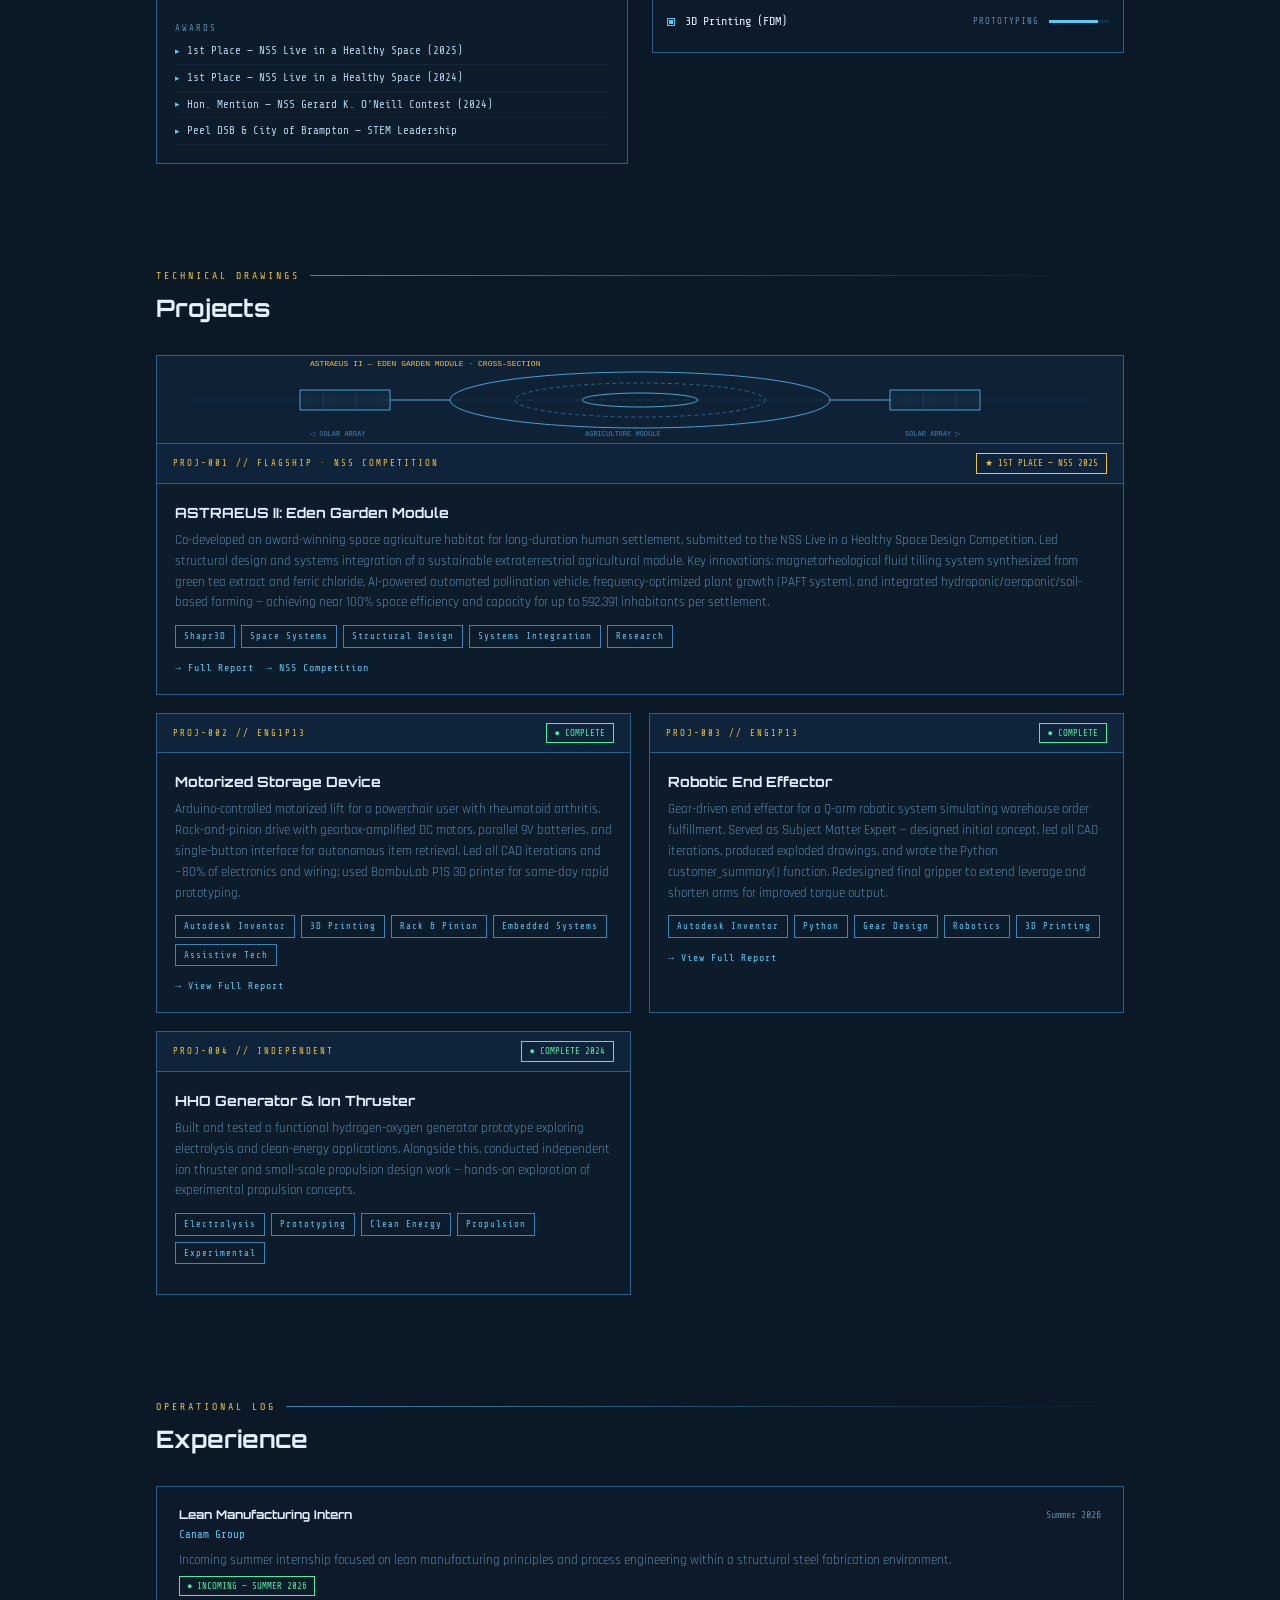
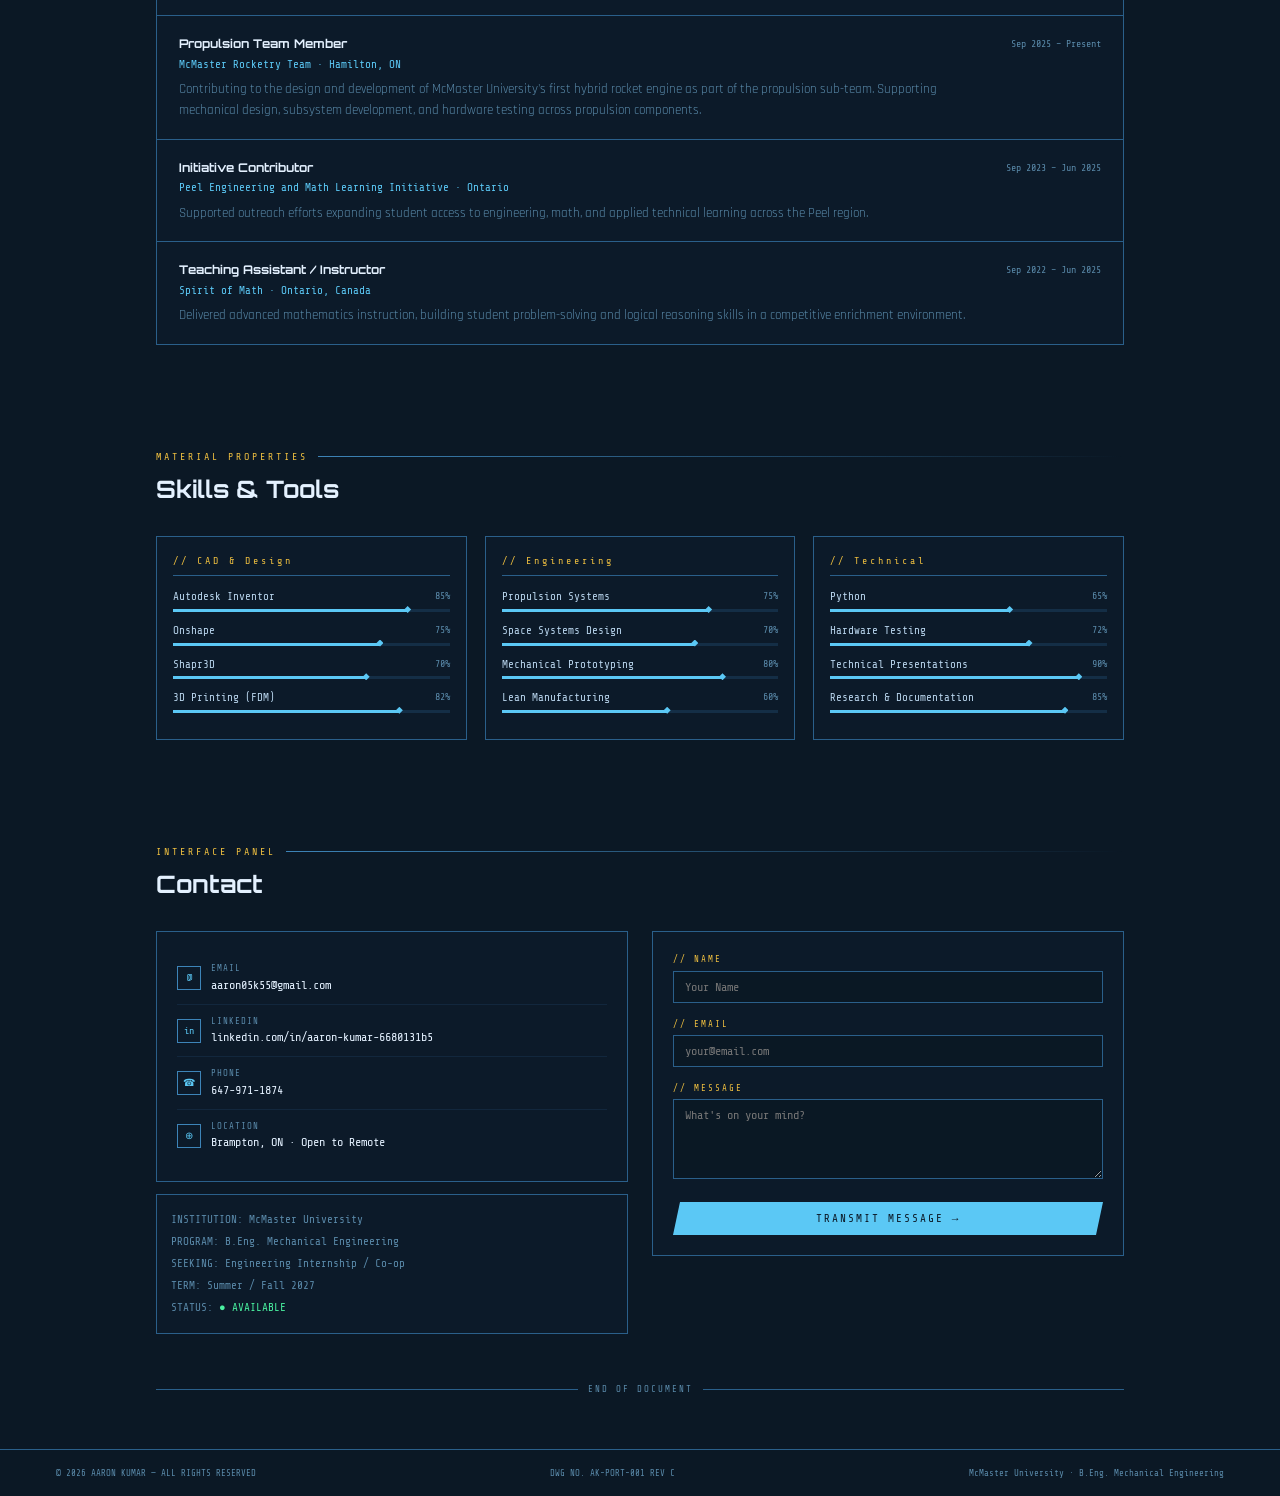
<file: index.html.html>
<!DOCTYPE html>
<html lang="en">
<head>
<meta charset="UTF-8">
<meta name="viewport" content="width=device-width, initial-scale=1.0">
<title>Aaron Kumar — Portfolio</title>
<link href="https://fonts.googleapis.com/css2?family=Share+Tech+Mono&family=Rajdhani:wght@400;500;600;700&family=Orbitron:wght@400;700&display=swap" rel="stylesheet">
<style>
*{margin:0;padding:0;box-sizing:border-box}
:root{
  --bg:#0b1825;--blue:#1a3a5c;--line:#2a5f8a;--line-light:#3d84b8;
  --text:#b8d4ec;--text-bright:#e4f1ff;--accent:#5bc8f5;--gold:#f0c040;
  --dim:#5a8aaa;--green:#4af0a0;
}
html{scroll-behavior:smooth}
body{background-color:var(--bg);color:var(--text);font-family:'Rajdhani',sans-serif;font-size:16px;line-height:1.6;overflow-x:hidden}
body::before{content:'';position:fixed;inset:0;
  background-image:linear-gradient(rgba(42,95,138,0.12) 1px,transparent 1px),linear-gradient(90deg,rgba(42,95,138,0.12) 1px,transparent 1px),linear-gradient(rgba(42,95,138,0.04) 1px,transparent 1px),linear-gradient(90deg,rgba(42,95,138,0.04) 1px,transparent 1px);
  background-size:80px 80px,80px 80px,20px 20px,20px 20px;pointer-events:none;z-index:0}
.corner{position:fixed;width:34px;height:34px;border-color:var(--line-light);border-style:solid;z-index:10;opacity:0.45}
.corner.tl{top:12px;left:12px;border-width:2px 0 0 2px}.corner.tr{top:12px;right:12px;border-width:2px 2px 0 0}
.corner.bl{bottom:12px;left:12px;border-width:0 0 2px 2px}.corner.br{bottom:12px;right:12px;border-width:0 2px 2px 0}
.dwg-stamp{position:fixed;bottom:12px;left:12px;border:1px solid var(--line);padding:5px 10px;font-family:'Share Tech Mono',monospace;font-size:9px;color:var(--dim);line-height:1.9;z-index:10;background:rgba(11,24,37,0.88)}
.dwg-stamp span{color:var(--accent)}
.rev{position:fixed;bottom:12px;right:12px;font-family:'Share Tech Mono',monospace;font-size:9px;color:var(--dim);text-align:right;z-index:10}
nav{position:fixed;top:0;left:0;right:0;z-index:100;background:rgba(11,24,37,0.94);border-bottom:1px solid var(--line);display:flex;align-items:center;justify-content:space-between;padding:0 44px;height:52px;backdrop-filter:blur(10px)}
.nav-logo{font-family:'Orbitron',monospace;font-size:14px;color:var(--accent);letter-spacing:3px}
.nav-logo span{color:var(--gold)}
.nav-links{display:flex;gap:26px;list-style:none}
.nav-links a{font-family:'Share Tech Mono',monospace;font-size:11px;color:var(--dim);text-decoration:none;letter-spacing:2px;text-transform:uppercase;transition:color .2s}
.nav-links a::before{content:'[ '}.nav-links a::after{content:' ]'}
.nav-links a:hover{color:var(--accent)}
main{position:relative;z-index:1;padding-top:52px}
section{padding:52px 56px;max-width:1080px;margin:0 auto}
.sec-label{font-family:'Share Tech Mono',monospace;font-size:10px;color:var(--gold);letter-spacing:3px;margin-bottom:5px;display:flex;align-items:center;gap:10px}
.sec-label::after{content:'';display:block;flex:1;height:1px;background:linear-gradient(90deg,var(--line-light),transparent)}
.sec-title{font-family:'Orbitron',monospace;font-size:24px;color:var(--text-bright);font-weight:700;margin-bottom:28px}
#hero{min-height:100vh;display:flex;align-items:center;padding:88px 56px 48px;position:relative;overflow:hidden}
.hero-schematic{position:absolute;right:30px;top:50%;transform:translateY(-50%);width:360px;opacity:0.09;pointer-events:none}
.hero-content{max-width:600px;position:relative;z-index:2}
.hero-eyebrow{font-family:'Share Tech Mono',monospace;font-size:11px;color:var(--gold);letter-spacing:4px;margin-bottom:12px}
.hero-name{font-family:'Orbitron',monospace;font-size:clamp(36px,5vw,64px);font-weight:700;color:var(--text-bright);line-height:1.05;margin-bottom:5px}
.hero-name .hi{color:var(--accent)}
.hero-role{font-family:'Rajdhani',sans-serif;font-size:17px;color:var(--accent);font-weight:600;letter-spacing:3px;text-transform:uppercase;margin-bottom:18px}
.hero-bio{font-size:15px;color:var(--dim);line-height:1.7;max-width:500px;margin-bottom:14px;border-left:2px solid var(--line-light);padding-left:14px}
.badge-row{display:flex;gap:0;margin:0 0 24px;border:1px solid var(--line);overflow:hidden}
.badge-item{flex:1;padding:12px 14px;border-right:1px solid var(--line);position:relative}
.badge-item:last-child{border-right:none}
.badge-icon{font-family:'Share Tech Mono',monospace;font-size:9px;letter-spacing:1px;margin-bottom:4px}
.badge-icon.gold{color:var(--gold)}.badge-icon.blue{color:var(--accent)}.badge-icon.green{color:var(--green)}
.badge-title{font-family:'Orbitron',monospace;font-size:12px;font-weight:700;color:var(--text-bright);margin-bottom:2px}
.badge-sub{font-family:'Share Tech Mono',monospace;font-size:10px;line-height:1.5}
.badge-sub.gold{color:var(--gold)}.badge-sub.blue{color:var(--accent)}.badge-sub.green{color:var(--green)}
.badge-item.b-gold{background:rgba(240,192,64,0.04)}.badge-item.b-blue{background:rgba(91,200,245,0.04)}.badge-item.b-green{background:rgba(74,240,160,0.04)}
.hero-btns{display:flex;gap:12px;flex-wrap:wrap}
.btn{font-family:'Share Tech Mono',monospace;font-size:11px;letter-spacing:2px;padding:10px 20px;text-decoration:none;text-transform:uppercase;transition:all .2s;cursor:pointer;border:none;display:inline-block}
.btn-p{background:var(--accent);color:var(--bg);clip-path:polygon(7px 0%,100% 0%,calc(100% - 7px) 100%,0% 100%)}
.btn-p:hover{background:var(--gold)}
.btn-o{background:transparent;color:var(--accent);border:1px solid var(--line-light)}
.btn-o:hover{background:rgba(91,200,245,0.07);border-color:var(--accent)}
.stats-bar{display:flex;border:1px solid var(--line);margin-bottom:24px;overflow:hidden}
.stat{flex:1;padding:14px 10px;border-right:1px solid var(--line);text-align:center}
.stat:last-child{border-right:none}
.stat-n{font-family:'Orbitron',monospace;font-size:26px;font-weight:700;color:var(--accent);display:block}
.stat-l{font-family:'Share Tech Mono',monospace;font-size:9px;color:var(--dim);letter-spacing:2px;text-transform:uppercase}
.specs-outer{display:grid;grid-template-columns:1fr 1fr;gap:24px;align-items:start}
.specs-left{display:flex;flex-direction:column;gap:20px}
.spec-box{border:1px solid var(--line);padding:18px;background:rgba(26,58,92,0.12);position:relative}
.spec-box::before{content:attr(data-id);position:absolute;top:-9px;left:12px;font-family:'Share Tech Mono',monospace;font-size:9px;background:var(--bg);padding:0 7px;color:var(--gold)}
.spec-lbl{font-family:'Share Tech Mono',monospace;font-size:9px;color:var(--dim);letter-spacing:2px;text-transform:uppercase;margin-bottom:3px}
.spec-val{font-size:16px;font-weight:600;color:var(--text-bright);margin-bottom:12px}
.spec-list{list-style:none}
.spec-list li{font-family:'Share Tech Mono',monospace;font-size:11px;color:var(--text);padding:4px 0;border-bottom:1px solid rgba(42,95,138,0.2);display:flex;align-items:center;gap:7px}
.spec-list li::before{content:'▸';color:var(--accent);font-size:9px}
.airplane-panel{border:1px solid var(--line);background:rgba(26,58,92,0.1);position:relative;overflow:hidden}
.airplane-panel-header{padding:8px 14px;border-bottom:1px solid var(--line);font-family:'Share Tech Mono',monospace;font-size:9px;color:var(--gold);letter-spacing:2px;background:rgba(26,58,92,0.2)}
.airplane-panel-body{padding:14px;display:flex;flex-direction:column;gap:12px}
.tool-row{display:flex;align-items:center;gap:10px;padding:7px 0;border-bottom:1px solid rgba(42,95,138,0.15)}
.tool-row:last-child{border-bottom:none}
.tool-dot{width:8px;height:8px;border:1px solid var(--accent);flex-shrink:0;position:relative}
.tool-dot::after{content:'';position:absolute;top:50%;left:50%;transform:translate(-50%,-50%);width:4px;height:4px;background:var(--accent)}
.tool-name{font-family:'Share Tech Mono',monospace;font-size:12px;color:var(--text-bright);flex:1}
.tool-tag{font-family:'Share Tech Mono',monospace;font-size:9px;color:var(--dim);letter-spacing:1px}
.tool-bar-wrap{width:60px;height:3px;background:rgba(42,95,138,0.3)}
.tool-bar{height:100%;background:var(--accent)}
.proj-grid{display:grid;grid-template-columns:1fr 1fr;gap:18px}
.proj-card{border:1px solid var(--line);background:rgba(26,58,92,0.12);overflow:hidden;transition:border-color .2s}
.proj-card:hover{border-color:var(--accent)}
.proj-card.flagship{grid-column:1/-1}
.proj-header{background:rgba(26,58,92,0.3);border-bottom:1px solid var(--line);padding:9px 16px;display:flex;align-items:center;justify-content:space-between}
.proj-id{font-family:'Share Tech Mono',monospace;font-size:9px;color:var(--gold);letter-spacing:2px}
.status{font-family:'Share Tech Mono',monospace;font-size:9px;padding:2px 8px;border:1px solid}
.s-done{color:var(--green);border-color:var(--green)}.s-award{color:var(--gold);border-color:var(--gold)}.s-active{color:var(--accent);border-color:var(--accent)}
.proj-schematic{height:88px;background:rgba(26,58,92,0.2);border-bottom:1px solid var(--line);display:flex;align-items:center;justify-content:center;overflow:hidden}
.proj-body{padding:18px}
.proj-title{font-family:'Orbitron',monospace;font-size:14px;font-weight:700;color:var(--text-bright);margin-bottom:6px}
.proj-desc{font-size:13px;color:var(--dim);margin-bottom:12px;line-height:1.6}
.proj-tags{display:flex;gap:6px;flex-wrap:wrap;margin-bottom:12px}
.tag{font-family:'Share Tech Mono',monospace;font-size:9px;padding:3px 8px;border:1px solid var(--line-light);color:var(--accent);letter-spacing:1px}
.proj-links{display:flex;gap:12px}
.plink{font-family:'Share Tech Mono',monospace;font-size:10px;color:var(--accent);text-decoration:none;letter-spacing:1px}
.plink:hover{color:var(--gold)}.plink::before{content:'→ '}
.skills-grid{display:grid;grid-template-columns:1fr 1fr 1fr;gap:18px}
.skill-group{border:1px solid var(--line);padding:16px;background:rgba(26,58,92,0.08)}
.sg-title{font-family:'Share Tech Mono',monospace;font-size:10px;color:var(--gold);letter-spacing:3px;margin-bottom:12px;padding-bottom:6px;border-bottom:1px solid var(--line)}
.sb-row{margin-bottom:10px}
.sb-name{font-family:'Share Tech Mono',monospace;font-size:11px;color:var(--text);margin-bottom:3px;display:flex;justify-content:space-between}
.sb-pct{color:var(--dim);font-size:10px}
.sb-track{height:3px;background:rgba(42,95,138,0.3)}
.sb-fill{height:100%;background:var(--accent);position:relative}
.sb-fill::after{content:'';position:absolute;right:-3px;top:-3px;width:7px;height:7px;background:var(--accent);clip-path:polygon(50% 0%,100% 50%,50% 100%,0% 50%)}
.exp-list{display:flex;flex-direction:column;gap:0}
.exp-item{border:1px solid var(--line);border-bottom:none;padding:18px 22px;background:rgba(26,58,92,0.08);display:grid;grid-template-columns:1fr auto;gap:14px;align-items:start}
.exp-item:last-child{border-bottom:1px solid var(--line)}
.exp-role{font-family:'Orbitron',monospace;font-size:12px;font-weight:700;color:var(--text-bright);margin-bottom:2px}
.exp-org{font-family:'Share Tech Mono',monospace;font-size:11px;color:var(--accent);margin-bottom:6px}
.exp-desc{font-size:13px;color:var(--dim);line-height:1.6}
.exp-date{font-family:'Share Tech Mono',monospace;font-size:10px;color:var(--dim);text-align:right;white-space:nowrap;padding-top:2px}
.exp-badge{font-family:'Share Tech Mono',monospace;font-size:9px;padding:2px 7px;border:1px solid var(--green);color:var(--green);margin-top:5px;display:inline-block}
.contact-grid{display:grid;grid-template-columns:1fr 1fr;gap:24px;align-items:start}
.contact-panel{border:1px solid var(--line);padding:20px;background:rgba(26,58,92,0.08)}
.c-row{display:flex;align-items:center;gap:10px;padding:9px 0;border-bottom:1px solid rgba(42,95,138,0.2);font-family:'Share Tech Mono',monospace;font-size:12px}
.c-row:last-child{border-bottom:none}
.c-icon{width:24px;height:24px;border:1px solid var(--line-light);display:flex;align-items:center;justify-content:center;font-size:10px;color:var(--accent);flex-shrink:0}
.c-lbl{color:var(--dim);font-size:9px;letter-spacing:1px}.c-val{color:var(--text-bright);font-size:12px}
.status-panel{border:1px solid var(--line);padding:14px;background:rgba(26,58,92,0.08);margin-top:12px}
.status-panel p{font-family:'Share Tech Mono',monospace;font-size:11px;color:var(--dim);line-height:2}
.status-panel span{color:var(--green)}
.form-panel{border:1px solid var(--line);padding:20px;background:rgba(26,58,92,0.08)}
.f-group{margin-bottom:14px}
.f-lbl{font-family:'Share Tech Mono',monospace;font-size:9px;color:var(--gold);letter-spacing:2px;display:block;margin-bottom:4px}
.f-input{width:100%;background:rgba(11,24,37,0.8);border:1px solid var(--line);color:var(--text-bright);font-family:'Share Tech Mono',monospace;font-size:12px;padding:8px 11px;outline:none;transition:border-color .2s}
.f-input:focus{border-color:var(--accent)}
textarea.f-input{height:80px;resize:vertical}
footer{border-top:1px solid var(--line);padding:16px 56px;display:flex;align-items:center;justify-content:space-between;font-family:'Share Tech Mono',monospace;font-size:9px;color:var(--dim);position:relative;z-index:1}
.divider{display:flex;align-items:center;gap:10px;margin:48px 0 0;color:var(--dim);font-family:'Share Tech Mono',monospace;font-size:9px;letter-spacing:2px}
.divider::before,.divider::after{content:'';flex:1;height:1px;background:var(--line)}
@media(max-width:768px){
  section{padding:40px 18px}nav{padding:0 18px}
  .specs-outer,.proj-grid,.skills-grid,.contact-grid{grid-template-columns:1fr}
  .proj-card.flagship{grid-column:auto}
  footer{padding:16px 18px;flex-direction:column;gap:6px;text-align:center}
  .hero-schematic{display:none}#hero{padding:88px 18px 40px}
  .badge-row{flex-direction:column}.badge-item{border-right:none;border-bottom:1px solid var(--line)}.badge-item:last-child{border-bottom:none}
  .dwg-stamp,.rev,.corner{display:none}
}
</style>
</head>
<body>

<div class="corner tl"></div><div class="corner tr"></div>
<div class="corner bl"></div><div class="corner br"></div>
<div class="dwg-stamp">DWG NO. <span>AK-PORT-001</span><br>TITLE: <span>AARON KUMAR — PORTFOLIO</span><br>SCALE: 1:1 &nbsp; REV: C &nbsp; DATE: 2026</div>
<div class="rev">McMaster University · Mechanical Engineering<br>PROPRIETARY — DO NOT REPRODUCE</div>

<nav>
  <div class="nav-logo">AARON<span>.</span>K</div>
  <ul class="nav-links">
    <li><a href="#about">About</a></li>
    <li><a href="#projects">Projects</a></li>
    <li><a href="#experience">Experience</a></li>
    <li><a href="#skills">Skills</a></li>
    <li><a href="#contact">Contact</a></li>
  </ul>
</nav>

<main>

<!-- HERO -->
<section id="hero">
  <svg class="hero-schematic" viewBox="0 0 400 600" xmlns="http://www.w3.org/2000/svg" fill="none">
    <path d="M200 40 L230 200 L240 400 L200 460 L160 400 L170 200 Z" stroke="#4a9fd4" stroke-width="1"/>
    <ellipse cx="200" cy="200" rx="40" ry="20" stroke="#4a9fd4" stroke-width="0.8" stroke-dasharray="4,3"/>
    <line x1="160" y1="400" x2="120" y2="480" stroke="#4a9fd4" stroke-width="1"/>
    <line x1="240" y1="400" x2="280" y2="480" stroke="#4a9fd4" stroke-width="1"/>
    <line x1="120" y1="480" x2="160" y2="460" stroke="#4a9fd4" stroke-width="0.5"/>
    <line x1="280" y1="480" x2="240" y2="460" stroke="#4a9fd4" stroke-width="0.5"/>
    <ellipse cx="200" cy="460" rx="30" ry="12" stroke="#5bc8f5" stroke-width="1" stroke-dasharray="3,3"/>
    <line x1="50" y1="300" x2="350" y2="300" stroke="#2a5f8a" stroke-width="0.5" stroke-dasharray="8,4"/>
    <line x1="200" y1="30" x2="200" y2="520" stroke="#2a5f8a" stroke-width="0.5" stroke-dasharray="8,4"/>
    <line x1="50" y1="540" x2="350" y2="540" stroke="#4a9fd4" stroke-width="0.5"/>
    <line x1="50" y1="537" x2="50" y2="543" stroke="#4a9fd4" stroke-width="0.8"/>
    <line x1="350" y1="537" x2="350" y2="543" stroke="#4a9fd4" stroke-width="0.8"/>
    <text x="165" y="555" fill="#4a9fd4" font-family="monospace" font-size="8">300mm</text>
    <circle cx="200" cy="130" r="3" stroke="#5bc8f5" stroke-width="0.8" fill="none"/>
    <circle cx="200" cy="300" r="5" stroke="#5bc8f5" stroke-width="0.8" fill="none"/>
    <text x="208" y="132" fill="#4a9fd4" font-family="monospace" font-size="7">CP</text>
    <text x="208" y="302" fill="#4a9fd4" font-family="monospace" font-size="7">CG</text>
    <text x="55" y="52" fill="#4a9fd4" font-family="monospace" font-size="7">NOSECONE</text>
    <text x="55" y="218" fill="#4a9fd4" font-family="monospace" font-size="7">BODY TUBE</text>
    <text x="55" y="418" fill="#4a9fd4" font-family="monospace" font-size="7">FINS</text>
    <line x1="78" y1="48" x2="174" y2="76" stroke="#4a9fd4" stroke-width="0.4"/>
    <line x1="88" y1="213" x2="164" y2="218" stroke="#4a9fd4" stroke-width="0.4"/>
    <line x1="78" y1="413" x2="148" y2="428" stroke="#4a9fd4" stroke-width="0.4"/>
  </svg>

  <div class="hero-content">
    <p class="hero-eyebrow">// ENG_PORTFOLIO_v3.0 — INITIALIZING</p>
    <h1 class="hero-name">AARON<br><span class="hi">KUMAR</span></h1>
    <p class="hero-role">Mechanical Engineer · Propulsion · Aerospace</p>
    <p class="hero-bio">First-year Mechanical Engineering student at McMaster University. Member of the McMaster Rocketry Team — working on McMaster's first hybrid rocket engine. 3× international award winner in space systems design.</p>
    <div class="badge-row">
      <div class="badge-item b-gold">
        <div class="badge-icon gold">★ NSS AWARDS</div>
        <div class="badge-title" style="color:var(--gold)">3× Int'l Recognition</div>
        <div class="badge-sub gold">1st Place · NSS 2025<br>1st Place · NSS 2024<br>Hon. Mention · NSS 2024</div>
      </div>
      <div class="badge-item b-blue">
        <div class="badge-icon blue">⬡ MAC ROCKETRY</div>
        <div class="badge-title" style="color:var(--accent)">Propulsion Sub-Team</div>
        <div class="badge-sub blue">McMaster University<br>Hybrid Rocket Engine<br>Sep 2025 – Present</div>
      </div>
      <div class="badge-item b-green">
        <div class="badge-icon green">◈ INDUSTRY</div>
        <div class="badge-title" style="color:var(--green)">Canam Group</div>
        <div class="badge-sub green">Lean Manufacturing Intern<br>Summer 2026<br>Incoming</div>
      </div>
    </div>
    <div class="hero-btns">
      <a href="#projects" class="btn btn-p">View Projects</a>
      <a href="#contact" class="btn btn-o">Get In Touch</a>
      <a href="#" class="btn btn-o">Resume ↗</a>
    </div>
  </div>
</section>

<!-- ABOUT -->
<section id="about" style="padding-top:16px">
  <div class="sec-label">SPECIFICATION SHEET</div>
  <h2 class="sec-title">About Me</h2>
  <div class="stats-bar">
    <div class="stat"><span class="stat-n">3×</span><span class="stat-l">Intl. Awards</span></div>
    <div class="stat"><span class="stat-n">5+</span><span class="stat-l">Projects</span></div>
    <div class="stat"><span class="stat-n">2025</span><span class="stat-l">Mac Rocketry</span></div>
    <div class="stat"><span class="stat-n">2026</span><span class="stat-l">Canam Intern</span></div>
  </div>
  <div class="specs-outer">
    <div class="specs-left">
      <div class="spec-box" data-id="SPEC-001">
        <p class="spec-lbl">Current Status</p>
        <p class="spec-val">1st Year — B.Eng. Mechanical Engineering</p>
        <p class="spec-lbl">Institution</p>
        <p class="spec-val">McMaster University · Hamilton, ON</p>
        <p class="spec-lbl">Focus Areas</p>
        <ul class="spec-list">
          <li>Propulsion Systems &amp; Hybrid Rocket Engines</li>
          <li>Aerospace &amp; Space Systems Design</li>
          <li>CAD, Prototyping &amp; Mechanical Design</li>
          <li>Lean Manufacturing &amp; Process Engineering</li>
        </ul>
      </div>
      <div class="spec-box" data-id="SPEC-002">
        <p class="spec-lbl">Education</p>
        <p class="spec-val">McMaster University · 2025–Present</p>
        <ul class="spec-list">
          <li>B.Eng. Mechanical Engineering</li>
          <li>McMaster Rocketry — Propulsion Sub-Team</li>
        </ul>
        <br>
        <p class="spec-lbl">Awards</p>
        <ul class="spec-list">
          <li>1st Place — NSS Live in a Healthy Space (2025)</li>
          <li>1st Place — NSS Live in a Healthy Space (2024)</li>
          <li>Hon. Mention — NSS Gerard K. O'Neill Contest (2024)</li>
          <li>Peel DSB &amp; City of Brampton — STEM Leadership</li>
        </ul>
      </div>
    </div>
    <div class="airplane-panel">
      <div class="airplane-panel-header">// DESIGN SOFTWARE SUITE — INSTALLED TOOLS</div>
      <div style="padding:14px 14px 8px;border-bottom:1px solid var(--line)">
        <svg viewBox="0 0 480 180" width="100%" xmlns="http://www.w3.org/2000/svg" fill="none">
          <path d="M60 90 Q80 80 160 85 L380 85 Q430 85 450 90 Q430 95 380 95 L160 95 Q80 100 60 90 Z" stroke="#3d84b8" stroke-width="1" fill="rgba(26,58,92,0.2)"/>
          <path d="M60 90 Q30 90 10 90" stroke="#5bc8f5" stroke-width="1"/>
          <path d="M200 87 L180 40 L260 75 L340 78 L340 87 Z" stroke="#4a9fd4" stroke-width="1" fill="rgba(74,159,212,0.07)"/>
          <path d="M200 93 L180 140 L260 105 L340 102 L340 93 Z" stroke="#4a9fd4" stroke-width="1" fill="rgba(74,159,212,0.07)"/>
          <path d="M370 88 L360 55 L390 84 Z" stroke="#4a9fd4" stroke-width="0.8" fill="rgba(74,159,212,0.05)"/>
          <path d="M370 92 L360 125 L390 96 Z" stroke="#4a9fd4" stroke-width="0.8" fill="rgba(74,159,212,0.05)"/>
          <path d="M380 90 L420 70 L440 75 L440 90 Z" stroke="#3d84b8" stroke-width="0.7" fill="none"/>
          <path d="M380 90 L420 110 L440 105 L440 90 Z" stroke="#3d84b8" stroke-width="0.7" fill="none"/>
          <ellipse cx="230" cy="65" rx="15" ry="6" stroke="#5bc8f5" stroke-width="0.8"/>
          <ellipse cx="230" cy="115" rx="15" ry="6" stroke="#5bc8f5" stroke-width="0.8"/>
          <line x1="0" y1="90" x2="480" y2="90" stroke="#2a5f8a" stroke-width="0.4" stroke-dasharray="6,4"/>
          <line x1="10" y1="10" x2="450" y2="10" stroke="#2a5f8a" stroke-width="0.5"/>
          <line x1="10" y1="7" x2="10" y2="13" stroke="#2a5f8a" stroke-width="0.6"/>
          <line x1="450" y1="7" x2="450" y2="13" stroke="#2a5f8a" stroke-width="0.6"/>
          <text x="210" y="8" fill="#3d84b8" font-family="monospace" font-size="7">OVERALL LENGTH</text>
          <text x="12" y="87" fill="#5bc8f5" font-family="monospace" font-size="7">NOSE</text>
          <text x="185" y="32" fill="#4a9fd4" font-family="monospace" font-size="7">WING</text>
          <text x="218" y="55" fill="#4a9fd4" font-family="monospace" font-size="7">ENG</text>
          <text x="218" y="130" fill="#4a9fd4" font-family="monospace" font-size="7">ENG</text>
          <text x="355" y="48" fill="#4a9fd4" font-family="monospace" font-size="7">V-STAB</text>
          <text x="430" y="80" fill="#3d84b8" font-family="monospace" font-size="7">H-STAB</text>
          <line x1="27" y1="86" x2="55" y2="90" stroke="#5bc8f5" stroke-width="0.4"/>
          <line x1="193" y1="34" x2="210" y2="55" stroke="#4a9fd4" stroke-width="0.4"/>
          <line x1="356" y1="52" x2="368" y2="65" stroke="#4a9fd4" stroke-width="0.4"/>
          <text x="130" y="175" fill="#3d84b8" font-family="monospace" font-size="7">PLAN VIEW — SCALE 1:200</text>
        </svg>
      </div>
      <div class="airplane-panel-body">
        <div class="tool-row"><div class="tool-dot"></div><span class="tool-name">Autodesk Inventor</span><span class="tool-tag">PRIMARY CAD</span><div class="tool-bar-wrap"><div class="tool-bar" style="width:85%"></div></div></div>
        <div class="tool-row"><div class="tool-dot"></div><span class="tool-name">Onshape</span><span class="tool-tag">COLLABORATIVE</span><div class="tool-bar-wrap"><div class="tool-bar" style="width:75%"></div></div></div>
        <div class="tool-row"><div class="tool-dot"></div><span class="tool-name">Shapr3D</span><span class="tool-tag">PARAMETRIC</span><div class="tool-bar-wrap"><div class="tool-bar" style="width:70%"></div></div></div>
        <div class="tool-row"><div class="tool-dot"></div><span class="tool-name">Python</span><span class="tool-tag">SCRIPTING</span><div class="tool-bar-wrap"><div class="tool-bar" style="width:65%"></div></div></div>
        <div class="tool-row"><div class="tool-dot"></div><span class="tool-name">3D Printing (FDM)</span><span class="tool-tag">PROTOTYPING</span><div class="tool-bar-wrap"><div class="tool-bar" style="width:82%"></div></div></div>
      </div>
    </div>
  </div>
</section>

<!-- PROJECTS -->
<section id="projects">
  <div class="sec-label">TECHNICAL DRAWINGS</div>
  <h2 class="sec-title">Projects</h2>
  <div class="proj-grid">
    <div class="proj-card flagship">
      <div class="proj-schematic">
        <svg width="100%" height="88" viewBox="0 0 900 88" xmlns="http://www.w3.org/2000/svg" fill="none">
          <line x1="0" y1="44" x2="900" y2="44" stroke="#2a5f8a" stroke-width="0.4" stroke-dasharray="8,4"/>
          <ellipse cx="450" cy="44" rx="190" ry="28" stroke="#4a9fd4" stroke-width="1"/>
          <ellipse cx="450" cy="44" rx="125" ry="17" stroke="#4a9fd4" stroke-width="0.5" stroke-dasharray="4,3"/>
          <ellipse cx="450" cy="44" rx="58" ry="7" stroke="#5bc8f5" stroke-width="0.8"/>
          <rect x="110" y="34" width="90" height="20" stroke="#4a9fd4" stroke-width="1" fill="rgba(74,159,212,0.05)"/>
          <rect x="700" y="34" width="90" height="20" stroke="#4a9fd4" stroke-width="1" fill="rgba(74,159,212,0.05)"/>
          <line x1="200" y1="44" x2="260" y2="44" stroke="#4a9fd4" stroke-width="1"/>
          <line x1="640" y1="44" x2="700" y2="44" stroke="#4a9fd4" stroke-width="1"/>
          <line x1="133" y1="34" x2="133" y2="54" stroke="#2a5f8a" stroke-width="0.4"/>
          <line x1="166" y1="34" x2="166" y2="54" stroke="#2a5f8a" stroke-width="0.4"/>
          <line x1="733" y1="34" x2="733" y2="54" stroke="#2a5f8a" stroke-width="0.4"/>
          <line x1="766" y1="34" x2="766" y2="54" stroke="#2a5f8a" stroke-width="0.4"/>
          <text x="120" y="10" fill="#f0c040" font-family="monospace" font-size="8">ASTRAEUS II — EDEN GARDEN MODULE · CROSS-SECTION</text>
          <text x="120" y="80" fill="#3d84b8" font-family="monospace" font-size="7">◁ SOLAR ARRAY</text>
          <text x="395" y="80" fill="#3d84b8" font-family="monospace" font-size="7">AGRICULTURE MODULE</text>
          <text x="715" y="80" fill="#3d84b8" font-family="monospace" font-size="7">SOLAR ARRAY ▷</text>
        </svg>
      </div>
      <div class="proj-header">
        <span class="proj-id">PROJ-001 // FLAGSHIP · NSS COMPETITION</span>
        <span class="status s-award">★ 1ST PLACE — NSS 2025</span>
      </div>
      <div class="proj-body">
        <h3 class="proj-title">ASTRAEUS II: Eden Garden Module</h3>
        <p class="proj-desc">Co-developed an award-winning space agriculture habitat for long-duration human settlement, submitted to the NSS Live in a Healthy Space Design Competition. Led structural design and systems integration of a sustainable extraterrestrial agricultural module. Key innovations: magnetorheological fluid tilling system synthesized from green tea extract and ferric chloride, AI-powered automated pollination vehicle, frequency-optimized plant growth (PAFT system), and integrated hydroponic/aeroponic/soil-based farming — achieving near 100% space efficiency and capacity for up to 592,391 inhabitants per settlement.</p>
        <div class="proj-tags">
          <span class="tag">Shapr3D</span><span class="tag">Space Systems</span><span class="tag">Structural Design</span><span class="tag">Systems Integration</span><span class="tag">Research</span>
        </div>
        <div class="proj-links">
          <a href="#" class="plink">Full Report</a>
          <a href="#" class="plink">NSS Competition</a>
        </div>
      </div>
    </div>
    <div class="proj-card">
      <div class="proj-header">
        <span class="proj-id">PROJ-002 // ENG1P13</span>
        <span class="status s-done">● COMPLETE</span>
      </div>
      <div class="proj-body">
        <h3 class="proj-title">Motorized Storage Device</h3>
        <p class="proj-desc">Arduino-controlled motorized lift for a powerchair user with rheumatoid arthritis. Rack-and-pinion drive with gearbox-amplified DC motors, parallel 9V batteries, and single-button interface for autonomous item retrieval. Led all CAD iterations and ~80% of electronics and wiring; used BambuLab P1S 3D printer for same-day rapid prototyping.</p>
        <div class="proj-tags">
          <span class="tag">Autodesk Inventor</span><span class="tag">3D Printing</span><span class="tag">Rack &amp; Pinion</span><span class="tag">Embedded Systems</span><span class="tag">Assistive Tech</span>
        </div>
        <div class="proj-links">
          <a href="https://loving-orchestra-a90.notion.site/P3-Motorized-Storage-Device-2dd60f3d73ef811fb88ddfb97546571e" class="plink">View Full Report</a>
        </div>
      </div>
    </div>
    <div class="proj-card">
      <div class="proj-header">
        <span class="proj-id">PROJ-003 // ENG1P13</span>
        <span class="status s-done">● COMPLETE</span>
      </div>
      <div class="proj-body">
        <h3 class="proj-title">Robotic End Effector</h3>
        <p class="proj-desc">Gear-driven end effector for a Q-arm robotic system simulating warehouse order fulfillment. Served as Subject Matter Expert — designed initial concept, led all CAD iterations, produced exploded drawings, and wrote the Python customer_summary() function. Redesigned final gripper to extend leverage and shorten arms for improved torque output.</p>
        <div class="proj-tags">
          <span class="tag">Autodesk Inventor</span><span class="tag">Python</span><span class="tag">Gear Design</span><span class="tag">Robotics</span><span class="tag">3D Printing</span>
        </div>
        <div class="proj-links">
          <a href="#" class="plink">View Full Report</a>
        </div>
      </div>
    </div>
    <div class="proj-card">
      <div class="proj-header">
        <span class="proj-id">PROJ-004 // INDEPENDENT</span>
        <span class="status s-done">● COMPLETE 2024</span>
      </div>
      <div class="proj-body">
        <h3 class="proj-title">HHO Generator &amp; Ion Thruster</h3>
        <p class="proj-desc">Built and tested a functional hydrogen-oxygen generator prototype exploring electrolysis and clean-energy applications. Alongside this, conducted independent ion thruster and small-scale propulsion design work — hands-on exploration of experimental propulsion concepts.</p>
        <div class="proj-tags">
          <span class="tag">Electrolysis</span><span class="tag">Prototyping</span><span class="tag">Clean Energy</span><span class="tag">Propulsion</span><span class="tag">Experimental</span>
        </div>
      </div>
    </div>
  </div>
</section>

<!-- EXPERIENCE -->
<section id="experience">
  <div class="sec-label">OPERATIONAL LOG</div>
  <h2 class="sec-title">Experience</h2>
  <div class="exp-list">

    <div class="exp-item">
      <div>
        <div class="exp-role">Lean Manufacturing Intern</div>
        <div class="exp-org">Canam Group</div>
        <div class="exp-desc">Incoming summer internship focused on lean manufacturing principles and process engineering within a structural steel fabrication environment.</div>
        <span class="exp-badge">● INCOMING — SUMMER 2026</span>
      </div>
      <div class="exp-date">Summer 2026</div>
    </div>

    <div class="exp-item">
      <div>
        <div class="exp-role">Propulsion Team Member</div>
        <div class="exp-org">McMaster Rocketry Team · Hamilton, ON</div>
        <div class="exp-desc">Contributing to the design and development of McMaster University's first hybrid rocket engine as part of the propulsion sub-team. Supporting mechanical design, subsystem development, and hardware testing across propulsion components.</div>
      </div>
      <div class="exp-date">Sep 2025 – Present</div>
    </div>

    <div class="exp-item">
      <div>
        <div class="exp-role">Initiative Contributor</div>
        <div class="exp-org">Peel Engineering and Math Learning Initiative · Ontario</div>
        <div class="exp-desc">Supported outreach efforts expanding student access to engineering, math, and applied technical learning across the Peel region.</div>
      </div>
      <div class="exp-date">Sep 2023 – Jun 2025</div>
    </div>

    <div class="exp-item">
      <div>
        <div class="exp-role">Teaching Assistant / Instructor</div>
        <div class="exp-org">Spirit of Math · Ontario, Canada</div>
        <div class="exp-desc">Delivered advanced mathematics instruction, building student problem-solving and logical reasoning skills in a competitive enrichment environment.</div>
      </div>
      <div class="exp-date">Sep 2022 – Jun 2025</div>
    </div>

  </div>
</section>

<!-- SKILLS -->
<section id="skills">
  <div class="sec-label">MATERIAL PROPERTIES</div>
  <h2 class="sec-title">Skills &amp; Tools</h2>
  <div class="skills-grid">
    <div class="skill-group">
      <div class="sg-title">// CAD &amp; Design</div>
      <div class="sb-row"><div class="sb-name">Autodesk Inventor<span class="sb-pct">85%</span></div><div class="sb-track"><div class="sb-fill" style="width:85%"></div></div></div>
      <div class="sb-row"><div class="sb-name">Onshape<span class="sb-pct">75%</span></div><div class="sb-track"><div class="sb-fill" style="width:75%"></div></div></div>
      <div class="sb-row"><div class="sb-name">Shapr3D<span class="sb-pct">70%</span></div><div class="sb-track"><div class="sb-fill" style="width:70%"></div></div></div>
      <div class="sb-row"><div class="sb-name">3D Printing (FDM)<span class="sb-pct">82%</span></div><div class="sb-track"><div class="sb-fill" style="width:82%"></div></div></div>
    </div>
    <div class="skill-group">
      <div class="sg-title">// Engineering</div>
      <div class="sb-row"><div class="sb-name">Propulsion Systems<span class="sb-pct">75%</span></div><div class="sb-track"><div class="sb-fill" style="width:75%"></div></div></div>
      <div class="sb-row"><div class="sb-name">Space Systems Design<span class="sb-pct">70%</span></div><div class="sb-track"><div class="sb-fill" style="width:70%"></div></div></div>
      <div class="sb-row"><div class="sb-name">Mechanical Prototyping<span class="sb-pct">80%</span></div><div class="sb-track"><div class="sb-fill" style="width:80%"></div></div></div>
      <div class="sb-row"><div class="sb-name">Lean Manufacturing<span class="sb-pct">60%</span></div><div class="sb-track"><div class="sb-fill" style="width:60%"></div></div></div>
    </div>
    <div class="skill-group">
      <div class="sg-title">// Technical</div>
      <div class="sb-row"><div class="sb-name">Python<span class="sb-pct">65%</span></div><div class="sb-track"><div class="sb-fill" style="width:65%"></div></div></div>
      <div class="sb-row"><div class="sb-name">Hardware Testing<span class="sb-pct">72%</span></div><div class="sb-track"><div class="sb-fill" style="width:72%"></div></div></div>
      <div class="sb-row"><div class="sb-name">Technical Presentations<span class="sb-pct">90%</span></div><div class="sb-track"><div class="sb-fill" style="width:90%"></div></div></div>
      <div class="sb-row"><div class="sb-name">Research &amp; Documentation<span class="sb-pct">85%</span></div><div class="sb-track"><div class="sb-fill" style="width:85%"></div></div></div>
    </div>
  </div>
</section>

<!-- CONTACT -->
<section id="contact">
  <div class="sec-label">INTERFACE PANEL</div>
  <h2 class="sec-title">Contact</h2>
  <div class="contact-grid">
    <div>
      <div class="contact-panel">
        <div class="c-row"><div class="c-icon">@</div><div><div class="c-lbl">EMAIL</div><div class="c-val">aaron05k55@gmail.com</div></div></div>
        <div class="c-row"><div class="c-icon">in</div><div><div class="c-lbl">LINKEDIN</div><div class="c-val">linkedin.com/in/aaron-kumar-6680131b5</div></div></div>
        <div class="c-row"><div class="c-icon">☎</div><div><div class="c-lbl">PHONE</div><div class="c-val">647-971-1874</div></div></div>
        <div class="c-row"><div class="c-icon">⊕</div><div><div class="c-lbl">LOCATION</div><div class="c-val">Brampton, ON · Open to Remote</div></div></div>
      </div>
      <div class="status-panel">
        <p>INSTITUTION: McMaster University<br>PROGRAM: B.Eng. Mechanical Engineering<br>SEEKING: Engineering Internship / Co-op<br>TERM: Summer / Fall 2027<br>STATUS: <span>● AVAILABLE</span></p>
      </div>
    </div>
    <div class="form-panel">
      <div class="f-group"><label class="f-lbl">// NAME</label><input type="text" class="f-input" placeholder="Your Name"></div>
      <div class="f-group"><label class="f-lbl">// EMAIL</label><input type="email" class="f-input" placeholder="your@email.com"></div>
      <div class="f-group"><label class="f-lbl">// MESSAGE</label><textarea class="f-input" placeholder="What's on your mind?"></textarea></div>
      <button class="btn btn-p" style="width:100%">TRANSMIT MESSAGE →</button>
    </div>
  </div>
  <div class="divider">END OF DOCUMENT</div>
</section>

</main>

<footer>
  <span>© 2026 AARON KUMAR — ALL RIGHTS RESERVED</span>
  <span>DWG NO. AK-PORT-001 REV C</span>
  <span>McMaster University · B.Eng. Mechanical Engineering</span>
</footer>

</body>
</html>
</file>
<file: assets/css/site.css>
@font-face{font-family:"Inter";font-style:normal;font-weight:100 900;font-display:swap;src:url("../fonts/inter-latin-opsz-normal.woff2") format("woff2-variations")}
@font-face{font-family:"Geist Mono";font-style:normal;font-weight:400;font-display:swap;src:url("../fonts/geist-mono-latin-400-normal.woff2") format("woff2")}

*,*::before,*::after{box-sizing:border-box}
*{margin:0}
:root{
  --ink:#0f1217;
  --black:#000;
  --paper:#fff;
  --tile:#f5f5f5;
  --mute:#676c75;
  --line:rgba(15,18,23,.13);
  --on-dark-mute:rgba(255,255,255,.62);
  --on-dark-line:rgba(255,255,255,.17);
  --sans:"Inter","Helvetica Neue",Arial,sans-serif;
  --mono:"Geist Mono",ui-monospace,"SF Mono",Menlo,Consolas,monospace;
  --gutter:clamp(20px,4.2vw,64px);
  --nav-top:19px;
  --nav-h:64px;
  --ease:cubic-bezier(.16,1,.3,1);
}
html{-webkit-text-size-adjust:100%;scroll-behavior:smooth}
body{background:var(--paper);color:var(--ink);font-family:var(--sans);font-size:16px;line-height:1.5;font-optical-sizing:auto;-webkit-font-smoothing:antialiased;-moz-osx-font-smoothing:grayscale;overflow-x:clip}
img,canvas,svg{display:block;max-width:100%}
a{color:inherit}
button{font:inherit;color:inherit;background:none;border:0;padding:0;cursor:pointer}
ul{list-style:none;padding:0}
:focus-visible{outline:2px solid currentColor;outline-offset:3px;border-radius:2px}
.skip{position:absolute;left:-999px;top:10px;z-index:400;background:#fff;color:var(--ink);padding:10px 16px;border-radius:999px;font-weight:600;text-decoration:none}
.skip:focus{left:10px}

.wrap{padding-inline:var(--gutter);max-width:1760px;margin-inline:auto}
.display{font-size:clamp(2.125rem,3.1vw + 1rem,3.5rem);font-weight:400;line-height:1.15;letter-spacing:-.04em;text-wrap:balance}
.title{font-size:clamp(1.5rem,1.2vw + 1.1rem,2rem);font-weight:400;line-height:1.2;letter-spacing:-.03em}
.lead{font-size:clamp(1.0625rem,.5vw + .95rem,1.25rem);line-height:1.35;letter-spacing:-.015em}
.label{font-family:var(--mono);font-size:12px;line-height:16px;letter-spacing:.04em;text-transform:uppercase;font-weight:400}
.dim{color:var(--mute)}
.on-dark .dim{color:var(--on-dark-mute)}
.on-dark{color:#fff}

/* Buttons */
.pill{display:inline-flex;align-items:center;justify-content:center;gap:10px;height:40px;padding:0 18px;border-radius:999px;font-size:14px;font-weight:600;letter-spacing:-.01em;text-decoration:none;white-space:nowrap;transition:background-color .25s,color .25s,border-color .25s}
.pill--dark{background:var(--ink);color:#fff}
.pill--dark:hover{background:#2a2f37}
.pill--light{background:#fff;color:var(--ink)}
.pill--light:hover{background:#dfe1e4}
.pill--ghost{border:1px solid rgba(255,255,255,.22);color:#fff}
.pill--ghost:hover{background:#fff;color:var(--ink);border-color:#fff}
.round{display:inline-grid;place-items:center;width:40px;height:40px;border-radius:50%;border:1px solid var(--line);text-decoration:none;transition:background-color .25s,color .25s,border-color .25s}
.round svg{width:14px;height:14px}
.round:hover{background:var(--ink);color:#fff;border-color:var(--ink)}
.on-dark .round{border-color:var(--on-dark-line)}
.on-dark .round:hover{background:#fff;color:var(--ink);border-color:#fff}

/* Nav */
.nav{position:fixed;z-index:200;top:var(--nav-top);left:var(--gutter);right:var(--gutter);height:var(--nav-h);display:grid;grid-template-columns:1fr auto 1fr;align-items:center;padding:0 14px 0 24px;border-radius:999px;color:#fff;transition:background-color .4s,box-shadow .4s,backdrop-filter .4s}
.nav.is-solid{background:rgba(28,30,34,.72);-webkit-backdrop-filter:blur(18px) saturate(1.2);backdrop-filter:blur(18px) saturate(1.2);box-shadow:0 10px 30px rgba(0,0,0,.18)}
.nav__logo{justify-self:start;font-size:15px;font-weight:600;letter-spacing:-.01em;text-decoration:none;display:inline-flex;align-items:center;gap:10px}
.nav__logo svg{width:22px;height:22px}
.nav__links{display:flex;gap:4px;padding:4px;border-radius:999px;background:rgba(255,255,255,.09);-webkit-backdrop-filter:blur(12px);backdrop-filter:blur(12px);transition:background-color .4s}
.nav.is-solid .nav__links{background:rgba(0,0,0,.34);-webkit-backdrop-filter:none;backdrop-filter:none}
.nav__links a{display:block;padding:7px 12px;border-radius:999px;font-size:14px;font-weight:500;letter-spacing:-.01em;text-decoration:none;color:rgba(255,255,255,.62);transition:color .25s}
.nav__links a:hover,.nav__links a.is-active{color:#fff}
.nav__cta{justify-self:end;display:flex;gap:8px}
.nav__menu{display:none}
.menu{position:fixed;inset:0;z-index:190;background:var(--ink);color:#fff;display:flex;flex-direction:column;justify-content:flex-end;padding:120px var(--gutter) 40px;visibility:hidden;opacity:0;transition:opacity .35s,visibility 0s .35s}
.menu.is-open{visibility:visible;opacity:1;transition:opacity .35s}
.menu a{display:block;padding:10px 0;font-size:clamp(2rem,9vw,3rem);letter-spacing:-.04em;line-height:1.15;text-decoration:none;border-top:1px solid var(--on-dark-line)}
.menu a:last-child{border-bottom:1px solid var(--on-dark-line)}
@media (max-width:860px){
  .nav{grid-template-columns:1fr auto;padding:0 10px 0 20px}
  .nav__links,.nav__cta .pill--resume{display:none}
  .nav__menu{display:inline-flex}
}

/* Hero */
.hero{position:relative;height:100svh;min-height:600px;background:var(--black);color:#fff;overflow:hidden}
.hero__canvas{position:absolute;inset:0;width:100%;height:100%}
.hero::after{content:"";position:absolute;inset:auto 0 0 0;height:20%;background:linear-gradient(to top,rgba(0,0,0,.6),transparent);pointer-events:none}
.hero__grid{position:relative;z-index:1;height:100%;display:grid;grid-template-columns:1fr 1fr;align-items:center;column-gap:24px}
.hero__eyebrow{align-self:center}
.hero__eyebrow span{display:block}
.hero__title{max-width:11.5em}
.hero__discover{position:absolute;z-index:1;left:50%;bottom:34px;display:inline-flex;align-items:center;gap:88px;text-decoration:none;color:#fff;padding:8px 0}
.hero__discover svg{width:12px;height:12px}
@media (max-width:860px){
  .hero__grid{grid-template-columns:1fr;align-content:end;row-gap:16px;padding-bottom:108px}
  .hero__discover{left:var(--gutter);gap:40px}
}

/* Statement */
.statement{padding-block:clamp(88px,11vw,150px) clamp(72px,9vw,120px)}
.statement__grid{display:grid;grid-template-columns:1fr 1fr;column-gap:24px}
.statement__a{max-width:13em}
.statement__b{grid-column:2;margin-top:clamp(40px,7vw,104px);max-width:13em}
.statement__next{grid-column:2;margin-top:40px}
@media (max-width:860px){
  .statement__grid{grid-template-columns:1fr}
  .statement__b,.statement__next{grid-column:1}
}

/* Stacked cards */
.stack{padding-bottom:clamp(72px,9vw,128px)}
.stack__list{display:grid;gap:20px}
.card{position:sticky;top:calc(var(--nav-top) + var(--nav-h) + 14px);height:min(calc(100svh - var(--nav-top) - var(--nav-h) - 44px),760px);min-height:440px;perspective:1600px}
.card__inner{position:relative;height:100%;border-radius:10px;overflow:hidden;background:var(--black);color:#fff;transform-origin:50% 0;will-change:transform}
.card__media{position:absolute;inset:0;width:100%;height:100%}
.card__media img{width:100%;height:100%;object-fit:cover}
.card__media--settle img{object-fit:contain;object-position:0 36%;width:54%;height:100%;margin-left:3%;filter:grayscale(1)}
.card__media canvas{width:100%;height:100%}
.card__shade{position:absolute;inset:0;background:linear-gradient(100deg,rgba(0,0,0,0) 30%,rgba(0,0,0,.78) 78%),linear-gradient(to top,rgba(0,0,0,.6),rgba(0,0,0,0) 55%);pointer-events:none}
.card__body{position:absolute;right:clamp(20px,4vw,60px);bottom:clamp(24px,4vw,52px);width:min(46%,620px);border-top:1px solid rgba(255,255,255,.55);padding-top:18px}
.card__body h3{margin-top:36px}
.card__body p{margin-top:16px;max-width:34em}
.card__dim{position:absolute;inset:0;background:#fff;opacity:0;pointer-events:none}
@media (max-width:860px){
  .card__body{left:20px;right:20px;width:auto}
  .card__body h3{margin-top:20px}
  .card__shade{background:linear-gradient(to top,rgba(0,0,0,.88) 30%,rgba(0,0,0,.1) 80%)}
  .card__media--settle img{width:100%;height:58%;margin-left:0;object-position:50% 20%}
}

/* Featured */
.feature{padding-block:clamp(72px,9vw,128px);border-top:1px solid var(--line)}
.feature__head{max-width:22em;margin-inline:auto;text-align:center}
.feature__tile{position:relative;width:min(590px,100%);margin:clamp(36px,5vw,64px) auto 0;aspect-ratio:590/640;background:var(--tile);border-radius:4px;overflow:hidden;padding:22px 24px}
.feature__tile header{display:flex;justify-content:space-between;align-items:baseline;gap:6px 16px;flex-wrap:wrap;position:relative;z-index:1}
.feature__tile header span{white-space:nowrap}
.feature__tile header span:first-child{font-size:clamp(1.25rem,1.2vw + 1rem,1.75rem);letter-spacing:-.03em}
.feature__tile header span:last-child{font-size:14px;font-weight:500;letter-spacing:-.01em}
.feature__tile img{position:absolute;left:50%;top:54%;height:74%;width:auto;max-width:none;transform:translate(-50%,-50%)}
.specs{width:min(590px,100%);margin:28px auto 0;border-top:1px solid var(--line);padding-top:26px;display:grid;grid-template-columns:repeat(4,1fr);gap:20px 12px;text-align:center}
.specs dt{color:var(--mute)}
.specs dd{margin-top:8px;font-size:15px;font-weight:500;letter-spacing:-.01em}
.feature__cta{display:flex;justify-content:center;margin-top:40px}
@media (max-width:560px){.specs{grid-template-columns:1fr 1fr;text-align:left}}

/* Work */
.work{background:var(--ink);padding-block:clamp(72px,9vw,128px)}
.work__list{margin-top:clamp(40px,6vw,88px);border-bottom:1px solid var(--on-dark-line)}
.row{width:100%;display:grid;grid-template-columns:minmax(90px,1fr) 4fr 2.2fr auto;align-items:center;column-gap:24px;padding:30px 0;border-top:1px solid var(--on-dark-line);text-align:left;transition:padding .5s var(--ease)}
.row__title{display:block;font-size:clamp(1.375rem,1.3vw + 1rem,2rem);letter-spacing:-.035em;line-height:1.15}
.row__sum{display:block;margin-top:8px;color:var(--on-dark-mute);max-width:40em}
.row__ctx{color:var(--on-dark-mute)}
.row .round{border-color:var(--on-dark-line);transition:background-color .3s,color .3s,border-color .3s,transform .5s var(--ease)}
@media (hover:hover){
  .row:hover{padding-left:16px}
  .row:hover .round{background:#fff;color:var(--ink);border-color:#fff;transform:rotate(-45deg)}
}
@media (max-width:860px){
  .row{grid-template-columns:1fr auto;row-gap:10px;padding:24px 0}
  .row__year{grid-column:1/-1}
  .row__ctx{grid-column:1;grid-row:3}
  .row .round{grid-column:2;grid-row:2/4;align-self:center}
}

/* Banner + experience */
.banner{padding-block:clamp(88px,11vw,150px) clamp(56px,7vw,96px)}
.banner__grid{display:grid;grid-template-columns:1fr 1fr;column-gap:24px}
.banner__body{grid-column:2}
.banner__body .display{max-width:12.5em}
.banner__body .pill{margin-top:32px}
.xp{padding-bottom:clamp(72px,9vw,128px)}
.xp__grid{display:grid;grid-template-columns:1fr 1fr;column-gap:24px;align-items:start}
.xp__note{position:sticky;top:calc(var(--nav-top) + var(--nav-h) + 28px);max-width:17em}
.xp__item{border-top:1px solid var(--line);padding:26px 0 34px;display:grid;grid-template-columns:minmax(150px,1fr) 2.6fr;column-gap:24px}
.xp__item:last-child{border-bottom:1px solid var(--line)}
.xp__date{color:var(--mute);padding-top:6px}
.xp__role{font-size:clamp(1.25rem,.8vw + 1rem,1.5rem);font-weight:400;letter-spacing:-.03em;line-height:1.2}
.xp__org{margin-top:4px;color:var(--mute)}
.xp__text{margin-top:14px;max-width:38em}
.xp__text li{position:relative;padding-left:18px;margin-top:8px}
.xp__text li::before{content:"";position:absolute;left:0;top:.72em;width:8px;height:1px;background:currentColor}
.xp__text a{text-underline-offset:3px}
@media (max-width:980px){
  .banner__grid,.xp__grid{grid-template-columns:1fr}
  .banner__body{grid-column:1}
  .xp__note{position:static;margin-bottom:32px}
}
@media (max-width:560px){.xp__item{grid-template-columns:1fr;row-gap:8px}}

/* Toolset */
.tools{padding-block:clamp(56px,7vw,96px) clamp(72px,9vw,128px)}
.tools__grid{display:grid;grid-template-columns:1fr 1fr;column-gap:24px;align-items:start}
.tools__figure{position:sticky;top:calc(var(--nav-top) + var(--nav-h) + 28px)}
.tools__img{border-radius:6px;overflow:hidden;background:var(--black);aspect-ratio:1/1.05}
.tools__img img{width:100%;height:100%;object-fit:cover;filter:grayscale(1)}
.tools__figure figcaption{margin-top:12px;color:var(--mute)}
.tools__intro{margin-left:auto;max-width:17em;padding-bottom:clamp(56px,8vw,120px)}
.tools__group{border-top:1px solid var(--line);padding:22px 0 34px}
.tools__group .label{color:var(--mute)}
.tiles{margin-top:22px;display:grid;grid-template-columns:repeat(3,1fr);gap:12px}
.tiles li{display:grid;place-items:center;min-height:68px;padding:10px 12px;background:var(--tile);border-radius:3px;text-align:center;font-size:15px;font-weight:500;letter-spacing:-.015em;line-height:1.25}
.facts{margin-top:22px}
.facts div{display:grid;grid-template-columns:minmax(120px,1fr) 2.6fr;column-gap:24px;padding:14px 0;border-top:1px solid var(--line)}
.facts div:first-child{border-top:0;padding-top:0}
.facts dt{color:var(--mute);padding-top:3px}
.facts dd span{display:block;color:var(--mute);font-size:15px}
@media (max-width:980px){
  .tools__grid{grid-template-columns:1fr;row-gap:40px}
  .tools__figure{position:static}
  .tools__intro{margin-left:0;padding-bottom:40px}
}
@media (max-width:560px){.tiles{grid-template-columns:1fr 1fr}.facts div{grid-template-columns:1fr;row-gap:4px}}

/* Contact + footer */
.contact{background:var(--ink);padding-top:clamp(88px,11vw,150px)}
.contact__grid{display:grid;grid-template-columns:1fr 1fr;column-gap:24px;align-items:start}
.contact__info{display:grid;grid-template-columns:1fr 1fr;column-gap:24px}
.contact__info > *{border-top:1px solid var(--on-dark-line);padding:18px 0 44px;text-decoration:none;display:block}
.contact__info .label{display:block;color:var(--on-dark-mute)}
.contact__info .val{display:block;margin-top:14px;font-size:clamp(1rem,.5vw + .9rem,1.25rem);letter-spacing:-.02em;overflow-wrap:anywhere}
.contact__info a .val{background:linear-gradient(currentColor,currentColor) 0 100%/0 1px no-repeat;display:inline;padding-bottom:2px;transition:background-size .5s var(--ease)}
.contact__info a:hover .val{background-size:100% 1px}
.contact__wide{grid-column:1/-1}
.contact__main h2{margin-bottom:12px}
.form{margin-top:44px;max-width:34em}
.field{display:block;margin-bottom:26px}
.field .label{display:block;color:var(--on-dark-mute)}
.field input,.field textarea{display:block;width:100%;margin-top:6px;padding:8px 0 10px;background:transparent;border:0;border-bottom:1px solid var(--on-dark-line);border-radius:0;color:#fff;font:inherit;font-size:17px;letter-spacing:-.01em;transition:border-color .25s}
.field textarea{min-height:92px;resize:vertical}
.field input:focus,.field textarea:focus{outline:0;border-bottom-color:#fff}
.form__error{display:block;margin-top:6px;font-size:14px;color:#ffb4b4}
.form__ok{border-top:1px solid var(--on-dark-line);padding-top:18px}
.form button[disabled]{opacity:.5;cursor:default}
@media (max-width:980px){
  .contact__grid{grid-template-columns:1fr;row-gap:56px}
  .contact__main{order:-1}
}
@media (max-width:560px){.contact__info{grid-template-columns:1fr}}

.footer{position:relative;background:var(--ink);overflow:hidden;padding-top:clamp(96px,14vw,220px)}
.footer__canvas{position:absolute;inset:0;width:100%;height:100%}
.footer__inner{position:relative;z-index:1;display:grid;grid-template-columns:1fr 1fr;column-gap:24px;padding-bottom:clamp(150px,19vw,290px)}
.footer__nav{grid-column:2;display:flex;flex-wrap:wrap;gap:8px 32px;font-size:14px;font-weight:500}
.footer__nav a{text-decoration:none;color:var(--on-dark-mute);transition:color .25s}
.footer__nav a:hover{color:#fff}
.footer__tag{grid-column:2;margin-top:clamp(64px,9vw,130px);max-width:11.5em}
.footer__meta{grid-column:1/-1;margin-top:clamp(64px,9vw,120px);display:grid;grid-template-columns:1fr 1fr;column-gap:24px;align-items:end;color:var(--on-dark-mute)}
.footer__meta a{color:inherit;text-decoration:none;display:block;padding:5px 0;transition:color .25s}
.footer__meta a:hover{color:#fff}
.horizon{position:absolute;left:50%;bottom:0;width:230vw;height:230vw;min-width:1800px;min-height:1800px;border-radius:50%;transform:translate(-50%,calc(100% - clamp(84px,11vw,170px)));background:radial-gradient(closest-side,#07090c 97%,#12161c 99.2%,#2a2f37 100%);box-shadow:0 0 0 1px rgba(255,255,255,.34),0 -2px 46px rgba(255,255,255,.2),0 -40px 160px rgba(255,255,255,.07);pointer-events:none}
@media (max-width:860px){
  .footer__inner{grid-template-columns:1fr}
  .footer__nav,.footer__tag{grid-column:1}
  .footer__meta{grid-template-columns:1fr;row-gap:20px}
}

/* Case panel */
.panel{position:fixed;inset:0 0 0 auto;width:min(820px,100vw);max-width:100vw;height:100dvh;max-height:100dvh;margin:0;padding:0;border:0;background:var(--paper);color:var(--ink);overflow:hidden}
.panel::backdrop{background:rgba(8,10,13,.62)}
.panel__scroll{height:100%;overflow-y:auto;overscroll-behavior:contain;padding:28px clamp(20px,4.5vw,56px) 72px}
.panel__bar{display:flex;justify-content:space-between;align-items:center;gap:16px;position:sticky;top:-28px;margin:-28px calc(-1 * clamp(20px,4.5vw,56px)) 0;padding:20px clamp(20px,4.5vw,56px);background:rgba(255,255,255,.9);-webkit-backdrop-filter:blur(10px);backdrop-filter:blur(10px);z-index:2}
.panel__bar .label{color:var(--mute)}
.panel[open]::backdrop{animation:bd-in .5s ease both}
.panel.is-closing::backdrop{animation:bd-out .4s ease both}
@keyframes bd-in{from{opacity:0}}
@keyframes bd-out{to{opacity:0}}
.case[hidden]{display:none}
.case h2{margin-top:28px}
.case__meta{margin-top:10px;color:var(--mute)}
.case__body{margin-top:36px}
.case__body div{display:grid;grid-template-columns:minmax(110px,1fr) 3fr;column-gap:24px;padding:18px 0;border-top:1px solid var(--line)}
.case__body dt{color:var(--mute);padding-top:4px}
.case__gallery{margin-top:28px;display:grid;grid-template-columns:1fr 1fr;gap:12px}
.case__gallery figure{background:var(--tile);border-radius:4px;overflow:hidden}
.case__gallery figure.wide{grid-column:1/-1}
.case__gallery img{width:100%;height:auto}
.case__gallery figcaption{padding:10px 12px 12px;font-size:13px;line-height:1.4;color:var(--mute)}
.case__links{margin-top:32px;display:flex;flex-wrap:wrap;gap:10px}
@media (max-width:560px){.case__body div{grid-template-columns:1fr;row-gap:4px}.case__gallery{grid-template-columns:1fr}}

/* Motion helpers: content is visible unless the script takes over */
.js .hero__title,.js .hero__eyebrow,.js .hero__discover,.js .nav{visibility:hidden}
.js.is-ready .hero__title,.js.is-ready .hero__eyebrow,.js.is-ready .hero__discover,.js.is-ready .nav{visibility:visible}
@media (prefers-reduced-motion:reduce){
  html{scroll-behavior:auto}
  *,*::before,*::after{transition-duration:.01ms!important}
}
</file>
